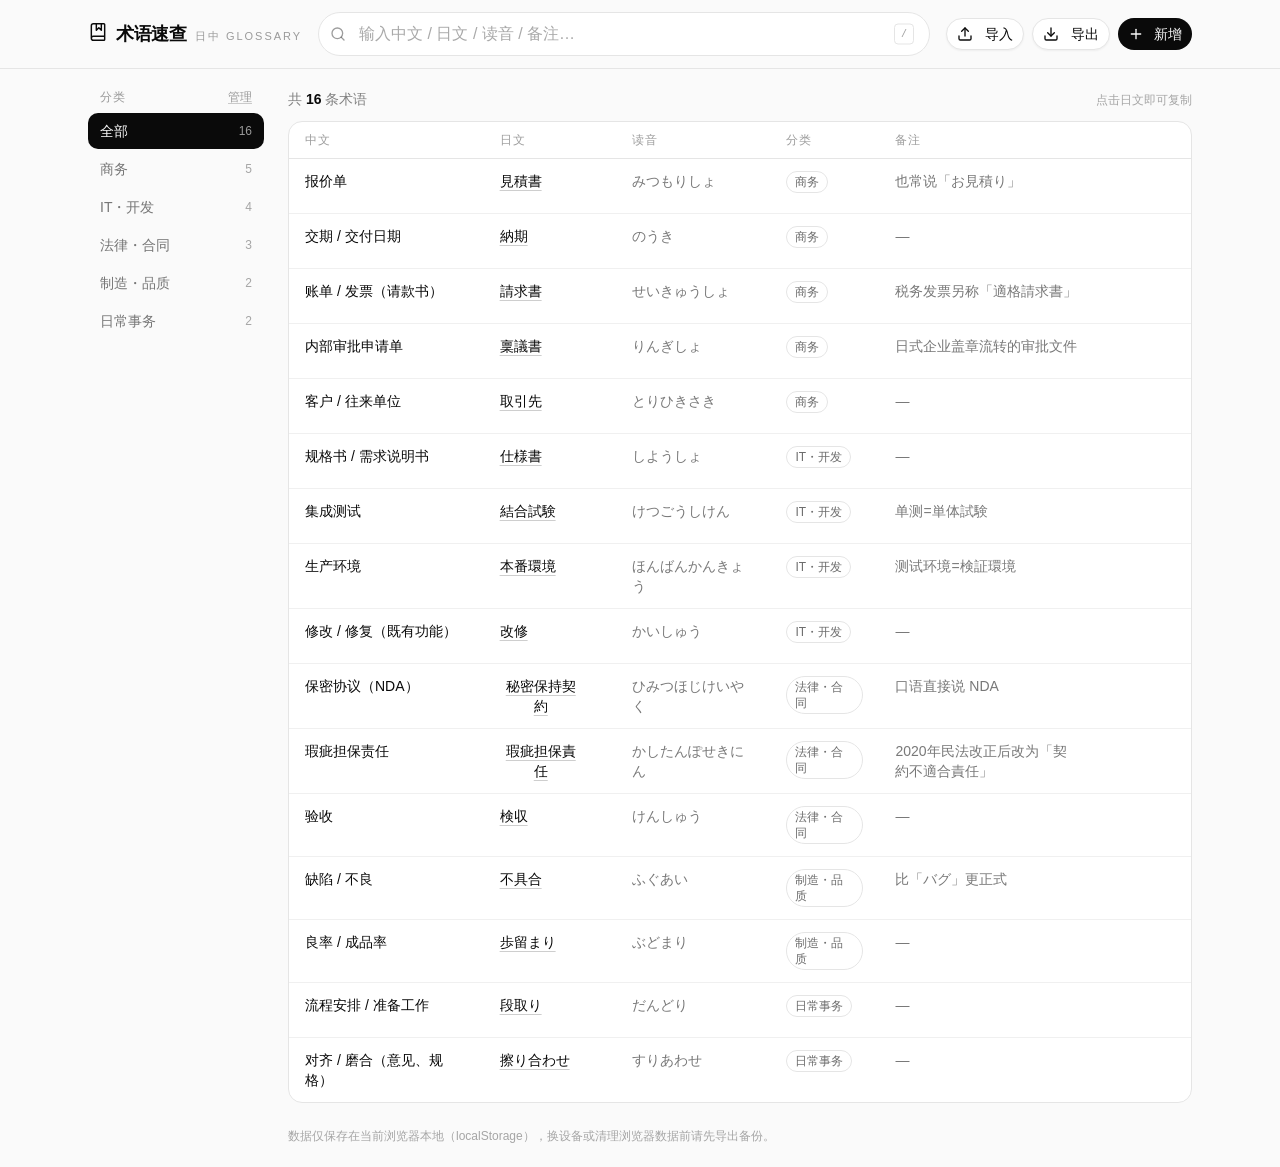
<file: index.html>
<!doctype html>
<html lang="zh-CN">
  <head>
    <meta charset="UTF-8" />
    <meta name="viewport" content="width=device-width, initial-scale=1.0" />
    <meta name="theme-color" content="#fafafa" />
    <meta name="description" content="日语译员的专业术语速查与分类管理工具，数据存于本地，支持 CSV/JSON 导入导出" />
    <link rel="manifest" href="./manifest.webmanifest" />
    <link rel="icon" type="image/png" href="./icon-192.png" />
    <link rel="apple-touch-icon" href="./icon-192.png" />
    <title>日语术语速查</title>
    <script type="module" crossorigin src="./assets/index-CM17Cn44.js"></script>
    <link rel="stylesheet" crossorigin href="./assets/index-Jx8ButP1.css">
  </head>
  <body>
    <div id="root"></div>
  </body>
</html>
</file>
<file: assets/index-Jx8ButP1.css>
*,:before,:after{--tw-border-spacing-x: 0;--tw-border-spacing-y: 0;--tw-translate-x: 0;--tw-translate-y: 0;--tw-rotate: 0;--tw-skew-x: 0;--tw-skew-y: 0;--tw-scale-x: 1;--tw-scale-y: 1;--tw-pan-x: ;--tw-pan-y: ;--tw-pinch-zoom: ;--tw-scroll-snap-strictness: proximity;--tw-gradient-from-position: ;--tw-gradient-via-position: ;--tw-gradient-to-position: ;--tw-ordinal: ;--tw-slashed-zero: ;--tw-numeric-figure: ;--tw-numeric-spacing: ;--tw-numeric-fraction: ;--tw-ring-inset: ;--tw-ring-offset-width: 0px;--tw-ring-offset-color: #fff;--tw-ring-color: rgb(59 130 246 / .5);--tw-ring-offset-shadow: 0 0 #0000;--tw-ring-shadow: 0 0 #0000;--tw-shadow: 0 0 #0000;--tw-shadow-colored: 0 0 #0000;--tw-blur: ;--tw-brightness: ;--tw-contrast: ;--tw-grayscale: ;--tw-hue-rotate: ;--tw-invert: ;--tw-saturate: ;--tw-sepia: ;--tw-drop-shadow: ;--tw-backdrop-blur: ;--tw-backdrop-brightness: ;--tw-backdrop-contrast: ;--tw-backdrop-grayscale: ;--tw-backdrop-hue-rotate: ;--tw-backdrop-invert: ;--tw-backdrop-opacity: ;--tw-backdrop-saturate: ;--tw-backdrop-sepia: ;--tw-contain-size: ;--tw-contain-layout: ;--tw-contain-paint: ;--tw-contain-style: }::backdrop{--tw-border-spacing-x: 0;--tw-border-spacing-y: 0;--tw-translate-x: 0;--tw-translate-y: 0;--tw-rotate: 0;--tw-skew-x: 0;--tw-skew-y: 0;--tw-scale-x: 1;--tw-scale-y: 1;--tw-pan-x: ;--tw-pan-y: ;--tw-pinch-zoom: ;--tw-scroll-snap-strictness: proximity;--tw-gradient-from-position: ;--tw-gradient-via-position: ;--tw-gradient-to-position: ;--tw-ordinal: ;--tw-slashed-zero: ;--tw-numeric-figure: ;--tw-numeric-spacing: ;--tw-numeric-fraction: ;--tw-ring-inset: ;--tw-ring-offset-width: 0px;--tw-ring-offset-color: #fff;--tw-ring-color: rgb(59 130 246 / .5);--tw-ring-offset-shadow: 0 0 #0000;--tw-ring-shadow: 0 0 #0000;--tw-shadow: 0 0 #0000;--tw-shadow-colored: 0 0 #0000;--tw-blur: ;--tw-brightness: ;--tw-contrast: ;--tw-grayscale: ;--tw-hue-rotate: ;--tw-invert: ;--tw-saturate: ;--tw-sepia: ;--tw-drop-shadow: ;--tw-backdrop-blur: ;--tw-backdrop-brightness: ;--tw-backdrop-contrast: ;--tw-backdrop-grayscale: ;--tw-backdrop-hue-rotate: ;--tw-backdrop-invert: ;--tw-backdrop-opacity: ;--tw-backdrop-saturate: ;--tw-backdrop-sepia: ;--tw-contain-size: ;--tw-contain-layout: ;--tw-contain-paint: ;--tw-contain-style: }*,:before,:after{box-sizing:border-box;border-width:0;border-style:solid;border-color:#e5e7eb}:before,:after{--tw-content: ""}html,:host{line-height:1.5;-webkit-text-size-adjust:100%;-moz-tab-size:4;-o-tab-size:4;tab-size:4;font-family:ui-sans-serif,system-ui,sans-serif,"Apple Color Emoji","Segoe UI Emoji",Segoe UI Symbol,"Noto Color Emoji";font-feature-settings:normal;font-variation-settings:normal;-webkit-tap-highlight-color:transparent}body{margin:0;line-height:inherit}hr{height:0;color:inherit;border-top-width:1px}abbr:where([title]){-webkit-text-decoration:underline dotted;text-decoration:underline dotted}h1,h2,h3,h4,h5,h6{font-size:inherit;font-weight:inherit}a{color:inherit;text-decoration:inherit}b,strong{font-weight:bolder}code,kbd,samp,pre{font-family:ui-monospace,SFMono-Regular,Menlo,Monaco,Consolas,Liberation Mono,Courier New,monospace;font-feature-settings:normal;font-variation-settings:normal;font-size:1em}small{font-size:80%}sub,sup{font-size:75%;line-height:0;position:relative;vertical-align:baseline}sub{bottom:-.25em}sup{top:-.5em}table{text-indent:0;border-color:inherit;border-collapse:collapse}button,input,optgroup,select,textarea{font-family:inherit;font-feature-settings:inherit;font-variation-settings:inherit;font-size:100%;font-weight:inherit;line-height:inherit;letter-spacing:inherit;color:inherit;margin:0;padding:0}button,select{text-transform:none}button,input:where([type=button]),input:where([type=reset]),input:where([type=submit]){-webkit-appearance:button;background-color:transparent;background-image:none}:-moz-focusring{outline:auto}:-moz-ui-invalid{box-shadow:none}progress{vertical-align:baseline}::-webkit-inner-spin-button,::-webkit-outer-spin-button{height:auto}[type=search]{-webkit-appearance:textfield;outline-offset:-2px}::-webkit-search-decoration{-webkit-appearance:none}::-webkit-file-upload-button{-webkit-appearance:button;font:inherit}summary{display:list-item}blockquote,dl,dd,h1,h2,h3,h4,h5,h6,hr,figure,p,pre{margin:0}fieldset{margin:0;padding:0}legend{padding:0}ol,ul,menu{list-style:none;margin:0;padding:0}dialog{padding:0}textarea{resize:vertical}input::-moz-placeholder,textarea::-moz-placeholder{opacity:1;color:#9ca3af}input::placeholder,textarea::placeholder{opacity:1;color:#9ca3af}button,[role=button]{cursor:pointer}:disabled{cursor:default}img,svg,video,canvas,audio,iframe,embed,object{display:block;vertical-align:middle}img,video{max-width:100%;height:auto}[hidden]:where(:not([hidden=until-found])){display:none}:root{--background: 0 0% 100%;--foreground: 240 10% 3.9%;--card: 0 0% 100%;--card-foreground: 240 10% 3.9%;--popover: 0 0% 100%;--popover-foreground: 240 10% 3.9%;--primary: 240 5.9% 10%;--primary-foreground: 0 0% 98%;--secondary: 240 4.8% 95.9%;--secondary-foreground: 240 5.9% 10%;--muted: 240 4.8% 95.9%;--muted-foreground: 240 3.8% 46.1%;--accent: 240 4.8% 95.9%;--accent-foreground: 240 5.9% 10%;--destructive: 0 84.2% 60.2%;--destructive-foreground: 0 0% 98%;--border: 240 5.9% 90%;--input: 240 5.9% 90%;--ring: 240 5.9% 10%;--radius: .625rem;--sidebar-background: 0 0% 98%;--sidebar-foreground: 240 5.3% 26.1%;--sidebar-primary: 240 5.9% 10%;--sidebar-primary-foreground: 0 0% 98%;--sidebar-accent: 240 4.8% 95.9%;--sidebar-accent-foreground: 240 5.9% 10%;--sidebar-border: 220 13% 91%;--sidebar-ring: 217.2 91.2% 59.8%}.dark{--background: 240 10% 3.9%;--foreground: 0 0% 98%;--card: 240 10% 3.9%;--card-foreground: 0 0% 98%;--popover: 240 10% 3.9%;--popover-foreground: 0 0% 98%;--primary: 0 0% 98%;--primary-foreground: 240 5.9% 10%;--secondary: 240 3.7% 15.9%;--secondary-foreground: 0 0% 98%;--muted: 240 3.7% 15.9%;--muted-foreground: 240 5% 64.9%;--accent: 240 3.7% 15.9%;--accent-foreground: 0 0% 98%;--destructive: 0 62.8% 30.6%;--destructive-foreground: 0 0% 98%;--border: 240 3.7% 15.9%;--input: 240 3.7% 15.9%;--ring: 240 4.9% 83.9%;--sidebar-background: 240 5.9% 10%;--sidebar-foreground: 240 4.8% 95.9%;--sidebar-primary: 224.3 76.3% 48%;--sidebar-primary-foreground: 0 0% 100%;--sidebar-accent: 240 3.7% 15.9%;--sidebar-accent-foreground: 240 4.8% 95.9%;--sidebar-border: 240 3.7% 15.9%;--sidebar-ring: 217.2 91.2% 59.8%}*{border-color:hsl(var(--border))}body{background-color:hsl(var(--background));color:hsl(var(--foreground));font-family:ui-sans-serif,-apple-system,Segoe UI,Helvetica Neue,Arial,PingFang SC,Hiragino Sans GB,Microsoft YaHei,Noto Sans CJK SC,Noto Sans JP,Hiragino Kaku Gothic ProN,Yu Gothic,sans-serif;background-color:#fafafa}::-moz-selection{background:#0a0a0a;color:#fafafa}::selection{background:#0a0a0a;color:#fafafa}.sr-only{position:absolute;width:1px;height:1px;padding:0;margin:-1px;overflow:hidden;clip:rect(0,0,0,0);white-space:nowrap;border-width:0}.pointer-events-none{pointer-events:none}.visible{visibility:visible}.invisible{visibility:hidden}.fixed{position:fixed}.absolute{position:absolute}.relative{position:relative}.sticky{position:sticky}.inset-0{inset:0}.inset-x-0{left:0;right:0}.inset-y-0{top:0;bottom:0}.-bottom-12{bottom:-3rem}.-left-12{left:-3rem}.-right-12{right:-3rem}.-top-12{top:-3rem}.bottom-0{bottom:0}.left-0{left:0}.left-1\/2{left:50%}.left-2{left:.5rem}.left-3{left:.75rem}.left-\[50\%\]{left:50%}.right-0{right:0}.right-1{right:.25rem}.right-2{right:.5rem}.right-3{right:.75rem}.right-4{right:1rem}.top-0{top:0}.top-1\.5{top:.375rem}.top-1\/2{top:50%}.top-3\.5{top:.875rem}.top-4{top:1rem}.top-\[1px\]{top:1px}.top-\[50\%\]{top:50%}.top-\[60\%\]{top:60%}.top-\[76px\]{top:76px}.top-full{top:100%}.isolate{isolation:isolate}.z-10{z-index:10}.z-20{z-index:20}.z-50{z-index:50}.z-\[1\]{z-index:1}.order-first{order:-9999}.order-last{order:9999}.col-start-2{grid-column-start:2}.row-span-2{grid-row:span 2 / span 2}.row-start-1{grid-row-start:1}.\!m-0{margin:0!important}.-mx-1{margin-left:-.25rem;margin-right:-.25rem}.-my-2{margin-top:-.5rem;margin-bottom:-.5rem}.mx-2{margin-left:.5rem;margin-right:.5rem}.mx-3\.5{margin-left:.875rem;margin-right:.875rem}.mx-auto{margin-left:auto;margin-right:auto}.my-0{margin-top:0;margin-bottom:0}.my-0\.5{margin-top:.125rem;margin-bottom:.125rem}.my-1{margin-top:.25rem;margin-bottom:.25rem}.-ml-4{margin-left:-1rem}.-mt-4{margin-top:-1rem}.mb-1{margin-bottom:.25rem}.mb-2{margin-bottom:.5rem}.mb-3{margin-bottom:.75rem}.mb-4{margin-bottom:1rem}.ml-1{margin-left:.25rem}.ml-4{margin-left:1rem}.ml-auto{margin-left:auto}.mr-1{margin-right:.25rem}.mr-1\.5{margin-right:.375rem}.mt-0\.5{margin-top:.125rem}.mt-1{margin-top:.25rem}.mt-1\.5{margin-top:.375rem}.mt-2{margin-top:.5rem}.mt-3{margin-top:.75rem}.mt-4{margin-top:1rem}.mt-5{margin-top:1.25rem}.mt-6{margin-top:1.5rem}.mt-auto{margin-top:auto}.line-clamp-1{overflow:hidden;display:-webkit-box;-webkit-box-orient:vertical;-webkit-line-clamp:1}.line-clamp-2{overflow:hidden;display:-webkit-box;-webkit-box-orient:vertical;-webkit-line-clamp:2}.block{display:block}.inline-block{display:inline-block}.flex{display:flex}.inline-flex{display:inline-flex}.table{display:table}.table-caption{display:table-caption}.table-cell{display:table-cell}.table-row{display:table-row}.grid{display:grid}.hidden{display:none}.aspect-square{aspect-ratio:1 / 1}.aspect-video{aspect-ratio:16 / 9}.size-10{width:2.5rem;height:2.5rem}.size-2{width:.5rem;height:.5rem}.size-2\.5{width:.625rem;height:.625rem}.size-3{width:.75rem;height:.75rem}.size-3\.5{width:.875rem;height:.875rem}.size-4{width:1rem;height:1rem}.size-6{width:1.5rem;height:1.5rem}.size-7{width:1.75rem;height:1.75rem}.size-8{width:2rem;height:2rem}.size-9{width:2.25rem;height:2.25rem}.size-auto{width:auto;height:auto}.size-full{width:100%;height:100%}.h-1\.5{height:.375rem}.h-10{height:2.5rem}.h-11{height:2.75rem}.h-12{height:3rem}.h-2{height:.5rem}.h-2\.5{height:.625rem}.h-3{height:.75rem}.h-3\.5{height:.875rem}.h-4{height:1rem}.h-5{height:1.25rem}.h-6{height:1.5rem}.h-7{height:1.75rem}.h-8{height:2rem}.h-9{height:2.25rem}.h-\[1\.15rem\]{height:1.15rem}.h-\[calc\(100\%-1px\)\]{height:calc(100% - 1px)}.h-\[var\(--radix-navigation-menu-viewport-height\)\]{height:var(--radix-navigation-menu-viewport-height)}.h-\[var\(--radix-select-trigger-height\)\]{height:var(--radix-select-trigger-height)}.h-auto{height:auto}.h-full{height:100%}.h-px{height:1px}.h-svh{height:100svh}.max-h-\[300px\]{max-height:300px}.min-h-0{min-height:0px}.min-h-16{min-height:4rem}.min-h-4{min-height:1rem}.min-h-dvh{min-height:100dvh}.min-h-svh{min-height:100svh}.w-0{width:0px}.w-1{width:.25rem}.w-2{width:.5rem}.w-2\.5{width:.625rem}.w-20{width:5rem}.w-3{width:.75rem}.w-3\.5{width:.875rem}.w-3\/4{width:75%}.w-4{width:1rem}.w-44{width:11rem}.w-5{width:1.25rem}.w-64{width:16rem}.w-72{width:18rem}.w-8{width:2rem}.w-9{width:2.25rem}.w-\[100px\]{width:100px}.w-auto{width:auto}.w-fit{width:-moz-fit-content;width:fit-content}.w-full{width:100%}.w-max{width:-moz-max-content;width:max-content}.w-px{width:1px}.min-w-0{min-width:0px}.min-w-10{min-width:2.5rem}.min-w-5{min-width:1.25rem}.min-w-8{min-width:2rem}.min-w-9{min-width:2.25rem}.min-w-\[12rem\]{min-width:12rem}.min-w-\[8rem\]{min-width:8rem}.min-w-\[var\(--radix-select-trigger-width\)\]{min-width:var(--radix-select-trigger-width)}.max-w-6xl{max-width:72rem}.max-w-\[220px\]{max-width:220px}.max-w-\[calc\(100\%-2rem\)\]{max-width:calc(100% - 2rem)}.max-w-max{max-width:-moz-max-content;max-width:max-content}.max-w-sm{max-width:24rem}.flex-1{flex:1 1 0%}.shrink-0{flex-shrink:0}.grow{flex-grow:1}.grow-0{flex-grow:0}.basis-full{flex-basis:100%}.caption-bottom{caption-side:bottom}.border-collapse{border-collapse:collapse}.-translate-x-1\/2{--tw-translate-x: -50%;transform:translate(var(--tw-translate-x),var(--tw-translate-y)) rotate(var(--tw-rotate)) skew(var(--tw-skew-x)) skewY(var(--tw-skew-y)) scaleX(var(--tw-scale-x)) scaleY(var(--tw-scale-y))}.-translate-x-px{--tw-translate-x: -1px;transform:translate(var(--tw-translate-x),var(--tw-translate-y)) rotate(var(--tw-rotate)) skew(var(--tw-skew-x)) skewY(var(--tw-skew-y)) scaleX(var(--tw-scale-x)) scaleY(var(--tw-scale-y))}.-translate-y-1\/2{--tw-translate-y: -50%;transform:translate(var(--tw-translate-x),var(--tw-translate-y)) rotate(var(--tw-rotate)) skew(var(--tw-skew-x)) skewY(var(--tw-skew-y)) scaleX(var(--tw-scale-x)) scaleY(var(--tw-scale-y))}.translate-x-\[-50\%\]{--tw-translate-x: -50%;transform:translate(var(--tw-translate-x),var(--tw-translate-y)) rotate(var(--tw-rotate)) skew(var(--tw-skew-x)) skewY(var(--tw-skew-y)) scaleX(var(--tw-scale-x)) scaleY(var(--tw-scale-y))}.translate-x-px{--tw-translate-x: 1px;transform:translate(var(--tw-translate-x),var(--tw-translate-y)) rotate(var(--tw-rotate)) skew(var(--tw-skew-x)) skewY(var(--tw-skew-y)) scaleX(var(--tw-scale-x)) scaleY(var(--tw-scale-y))}.translate-y-0\.5{--tw-translate-y: .125rem;transform:translate(var(--tw-translate-x),var(--tw-translate-y)) rotate(var(--tw-rotate)) skew(var(--tw-skew-x)) skewY(var(--tw-skew-y)) scaleX(var(--tw-scale-x)) scaleY(var(--tw-scale-y))}.translate-y-\[-50\%\]{--tw-translate-y: -50%;transform:translate(var(--tw-translate-x),var(--tw-translate-y)) rotate(var(--tw-rotate)) skew(var(--tw-skew-x)) skewY(var(--tw-skew-y)) scaleX(var(--tw-scale-x)) scaleY(var(--tw-scale-y))}.translate-y-\[calc\(-50\%_-_2px\)\]{--tw-translate-y: calc(-50% - 2px) ;transform:translate(var(--tw-translate-x),var(--tw-translate-y)) rotate(var(--tw-rotate)) skew(var(--tw-skew-x)) skewY(var(--tw-skew-y)) scaleX(var(--tw-scale-x)) scaleY(var(--tw-scale-y))}.rotate-45{--tw-rotate: 45deg;transform:translate(var(--tw-translate-x),var(--tw-translate-y)) rotate(var(--tw-rotate)) skew(var(--tw-skew-x)) skewY(var(--tw-skew-y)) scaleX(var(--tw-scale-x)) scaleY(var(--tw-scale-y))}.rotate-90{--tw-rotate: 90deg;transform:translate(var(--tw-translate-x),var(--tw-translate-y)) rotate(var(--tw-rotate)) skew(var(--tw-skew-x)) skewY(var(--tw-skew-y)) scaleX(var(--tw-scale-x)) scaleY(var(--tw-scale-y))}.transform{transform:translate(var(--tw-translate-x),var(--tw-translate-y)) rotate(var(--tw-rotate)) skew(var(--tw-skew-x)) skewY(var(--tw-skew-y)) scaleX(var(--tw-scale-x)) scaleY(var(--tw-scale-y))}@keyframes caret-blink{0%,70%,to{opacity:1}20%,50%{opacity:0}}.animate-caret-blink{animation:caret-blink 1.25s ease-out infinite}@keyframes pulse{50%{opacity:.5}}.animate-pulse{animation:pulse 2s cubic-bezier(.4,0,.6,1) infinite}@keyframes spin{to{transform:rotate(360deg)}}.animate-spin{animation:spin 1s linear infinite}.cursor-copy{cursor:copy}.cursor-default{cursor:default}.cursor-text{cursor:text}.touch-none{touch-action:none}.select-none{-webkit-user-select:none;-moz-user-select:none;user-select:none}.resize-none{resize:none}.scroll-my-1{scroll-margin-top:.25rem;scroll-margin-bottom:.25rem}.scroll-py-1{scroll-padding-top:.25rem;scroll-padding-bottom:.25rem}.list-disc{list-style-type:disc}.list-none{list-style-type:none}.auto-rows-min{grid-auto-rows:min-content}.grid-cols-2{grid-template-columns:repeat(2,minmax(0,1fr))}.grid-cols-\[0_1fr\]{grid-template-columns:0 1fr}.grid-rows-\[auto_auto\]{grid-template-rows:auto auto}.flex-row{flex-direction:row}.flex-col{flex-direction:column}.flex-col-reverse{flex-direction:column-reverse}.flex-wrap{flex-wrap:wrap}.place-content-center{place-content:center}.items-start{align-items:flex-start}.items-end{align-items:flex-end}.items-center{align-items:center}.items-baseline{align-items:baseline}.items-stretch{align-items:stretch}.justify-start{justify-content:flex-start}.justify-end{justify-content:flex-end}.justify-center{justify-content:center}.justify-between{justify-content:space-between}.justify-items-start{justify-items:start}.gap-0\.5{gap:.125rem}.gap-1{gap:.25rem}.gap-1\.5{gap:.375rem}.gap-2{gap:.5rem}.gap-2\.5{gap:.625rem}.gap-3{gap:.75rem}.gap-4{gap:1rem}.gap-6{gap:1.5rem}.gap-7{gap:1.75rem}.gap-\[--spacing\(var\(--gap\)\)\]{gap:var(--spacing(var(--gap)))}.gap-y-0\.5{row-gap:.125rem}.space-y-0\.5>:not([hidden])~:not([hidden]){--tw-space-y-reverse: 0;margin-top:calc(.125rem * calc(1 - var(--tw-space-y-reverse)));margin-bottom:calc(.125rem * var(--tw-space-y-reverse))}.space-y-2>:not([hidden])~:not([hidden]){--tw-space-y-reverse: 0;margin-top:calc(.5rem * calc(1 - var(--tw-space-y-reverse)));margin-bottom:calc(.5rem * var(--tw-space-y-reverse))}.space-y-3>:not([hidden])~:not([hidden]){--tw-space-y-reverse: 0;margin-top:calc(.75rem * calc(1 - var(--tw-space-y-reverse)));margin-bottom:calc(.75rem * var(--tw-space-y-reverse))}.self-start{align-self:flex-start}.self-stretch{align-self:stretch}.justify-self-end{justify-self:end}.overflow-auto{overflow:auto}.overflow-hidden{overflow:hidden}.overflow-x-auto{overflow-x:auto}.overflow-y-auto{overflow-y:auto}.overflow-x-hidden{overflow-x:hidden}.truncate{overflow:hidden;text-overflow:ellipsis;white-space:nowrap}.whitespace-nowrap{white-space:nowrap}.text-balance{text-wrap:balance}.break-words{overflow-wrap:break-word}.rounded{border-radius:.25rem}.rounded-\[2px\]{border-radius:2px}.rounded-\[4px\]{border-radius:4px}.rounded-\[calc\(var\(--radius\)-5px\)\]{border-radius:calc(var(--radius) - 5px)}.rounded-\[inherit\]{border-radius:inherit}.rounded-full{border-radius:9999px}.rounded-lg{border-radius:var(--radius)}.rounded-md{border-radius:calc(var(--radius) - 2px)}.rounded-none{border-radius:0}.rounded-sm{border-radius:calc(var(--radius) - 4px)}.rounded-xl{border-radius:calc(var(--radius) + 4px)}.rounded-xs{border-radius:calc(var(--radius) - 6px)}.rounded-l-md{border-top-left-radius:calc(var(--radius) - 2px);border-bottom-left-radius:calc(var(--radius) - 2px)}.rounded-r-md{border-top-right-radius:calc(var(--radius) - 2px);border-bottom-right-radius:calc(var(--radius) - 2px)}.rounded-tl-sm{border-top-left-radius:calc(var(--radius) - 4px)}.border{border-width:1px}.border-0{border-width:0px}.border-\[1\.5px\]{border-width:1.5px}.border-y{border-top-width:1px;border-bottom-width:1px}.border-b{border-bottom-width:1px}.border-l{border-left-width:1px}.border-r{border-right-width:1px}.border-t{border-top-width:1px}.border-dashed{border-style:dashed}.border-\[\#0a0a0a\]{--tw-border-opacity: 1;border-color:rgb(10 10 10 / var(--tw-border-opacity, 1))}.border-\[\#d4d4d4\]{--tw-border-opacity: 1;border-color:rgb(212 212 212 / var(--tw-border-opacity, 1))}.border-\[\#e5e5e5\]{--tw-border-opacity: 1;border-color:rgb(229 229 229 / var(--tw-border-opacity, 1))}.border-\[\#f0f0f0\]{--tw-border-opacity: 1;border-color:rgb(240 240 240 / var(--tw-border-opacity, 1))}.border-border{border-color:hsl(var(--border))}.border-border\/50{border-color:hsl(var(--border) / .5)}.border-input{border-color:hsl(var(--input))}.border-primary{border-color:hsl(var(--primary))}.border-sidebar-border{border-color:hsl(var(--sidebar-border))}.border-transparent{border-color:transparent}.border-l-transparent{border-left-color:transparent}.border-t-transparent{border-top-color:transparent}.bg-\[\#0a0a0a\]{--tw-bg-opacity: 1;background-color:rgb(10 10 10 / var(--tw-bg-opacity, 1))}.bg-\[\#fafafa\]{--tw-bg-opacity: 1;background-color:rgb(250 250 250 / var(--tw-bg-opacity, 1))}.bg-\[\#fafafa\]\/95{background-color:#fafafaf2}.bg-accent{background-color:hsl(var(--accent))}.bg-background{background-color:hsl(var(--background))}.bg-black\/50{background-color:#00000080}.bg-border{background-color:hsl(var(--border))}.bg-card{background-color:hsl(var(--card))}.bg-destructive{--tw-bg-opacity: 1;background-color:hsl(var(--destructive) / var(--tw-bg-opacity, 1))}.bg-foreground{background-color:hsl(var(--foreground))}.bg-input{background-color:hsl(var(--input))}.bg-muted{background-color:hsl(var(--muted))}.bg-muted\/50{background-color:hsl(var(--muted) / .5)}.bg-popover{background-color:hsl(var(--popover))}.bg-primary{background-color:hsl(var(--primary))}.bg-primary\/20{background-color:hsl(var(--primary) / .2)}.bg-red-600{--tw-bg-opacity: 1;background-color:rgb(220 38 38 / var(--tw-bg-opacity, 1))}.bg-secondary{background-color:hsl(var(--secondary))}.bg-sidebar{background-color:hsl(var(--sidebar-background))}.bg-sidebar-border{background-color:hsl(var(--sidebar-border))}.bg-transparent{background-color:transparent}.bg-white{--tw-bg-opacity: 1;background-color:rgb(255 255 255 / var(--tw-bg-opacity, 1))}.fill-current{fill:currentColor}.fill-foreground{fill:hsl(var(--foreground))}.fill-primary{fill:hsl(var(--primary))}.p-0{padding:0}.p-1{padding:.25rem}.p-2{padding:.5rem}.p-3{padding:.75rem}.p-4{padding:1rem}.p-6{padding:1.5rem}.p-\[3px\]{padding:3px}.p-px{padding:1px}.px-1{padding-left:.25rem;padding-right:.25rem}.px-1\.5{padding-left:.375rem;padding-right:.375rem}.px-2{padding-left:.5rem;padding-right:.5rem}.px-2\.5{padding-left:.625rem;padding-right:.625rem}.px-3{padding-left:.75rem;padding-right:.75rem}.px-4{padding-left:1rem;padding-right:1rem}.px-6{padding-left:1.5rem;padding-right:1.5rem}.py-0\.5{padding-top:.125rem;padding-bottom:.125rem}.py-1{padding-top:.25rem;padding-bottom:.25rem}.py-1\.5{padding-top:.375rem;padding-bottom:.375rem}.py-16{padding-top:4rem;padding-bottom:4rem}.py-2{padding-top:.5rem;padding-bottom:.5rem}.py-2\.5{padding-top:.625rem;padding-bottom:.625rem}.py-3{padding-top:.75rem;padding-bottom:.75rem}.py-4{padding-top:1rem;padding-bottom:1rem}.py-5{padding-top:1.25rem;padding-bottom:1.25rem}.py-6{padding-top:1.5rem;padding-bottom:1.5rem}.pb-1{padding-bottom:.25rem}.pb-3{padding-bottom:.75rem}.pb-4{padding-bottom:1rem}.pl-1{padding-left:.25rem}.pl-10{padding-left:2.5rem}.pl-2{padding-left:.5rem}.pl-3{padding-left:.75rem}.pl-4{padding-left:1rem}.pl-8{padding-left:2rem}.pr-1{padding-right:.25rem}.pr-16{padding-right:4rem}.pr-2{padding-right:.5rem}.pr-2\.5{padding-right:.625rem}.pr-3{padding-right:.75rem}.pr-8{padding-right:2rem}.pt-0{padding-top:0}.pt-3{padding-top:.75rem}.pt-4{padding-top:1rem}.text-left{text-align:left}.text-center{text-align:center}.align-top{vertical-align:top}.align-middle{vertical-align:middle}.font-mono{font-family:ui-monospace,SFMono-Regular,Menlo,Monaco,Consolas,Liberation Mono,Courier New,monospace}.font-sans{font-family:ui-sans-serif,system-ui,sans-serif,"Apple Color Emoji","Segoe UI Emoji",Segoe UI Symbol,"Noto Color Emoji"}.text-\[0\.8rem\]{font-size:.8rem}.text-\[10px\]{font-size:10px}.text-\[11px\]{font-size:11px}.text-base{font-size:1rem;line-height:1.5rem}.text-lg{font-size:1.125rem;line-height:1.75rem}.text-sm{font-size:.875rem;line-height:1.25rem}.text-sm\/relaxed{font-size:.875rem;line-height:1.625}.text-xs{font-size:.75rem;line-height:1rem}.font-medium{font-weight:500}.font-normal{font-weight:400}.font-semibold{font-weight:600}.uppercase{text-transform:uppercase}.tabular-nums{--tw-numeric-spacing: tabular-nums;font-variant-numeric:var(--tw-ordinal) var(--tw-slashed-zero) var(--tw-numeric-figure) var(--tw-numeric-spacing) var(--tw-numeric-fraction)}.leading-none{line-height:1}.leading-normal{line-height:1.5}.leading-relaxed{line-height:1.625}.leading-snug{line-height:1.375}.tracking-\[-0\.015em\]{letter-spacing:-.015em}.tracking-\[0\.08em\]{letter-spacing:.08em}.tracking-\[0\.12em\]{letter-spacing:.12em}.tracking-\[0\.18em\]{letter-spacing:.18em}.tracking-tight{letter-spacing:-.025em}.tracking-widest{letter-spacing:.1em}.text-\[\#0a0a0a\]{--tw-text-opacity: 1;color:rgb(10 10 10 / var(--tw-text-opacity, 1))}.text-\[\#0a0a0a\]\/0{color:#0a0a0a00}.text-\[\#0a0a0a\]\/25{color:#0a0a0a40}.text-\[\#0a0a0a\]\/35{color:#0a0a0a59}.text-\[\#0a0a0a\]\/40{color:#0a0a0a66}.text-\[\#0a0a0a\]\/50{color:#0a0a0a80}.text-\[\#0a0a0a\]\/55{color:#0a0a0a8c}.text-\[\#0a0a0a\]\/60{color:#0a0a0a99}.text-\[\#fafafa\]{--tw-text-opacity: 1;color:rgb(250 250 250 / var(--tw-text-opacity, 1))}.text-\[\#fafafa\]\/60{color:#fafafa99}.text-accent-foreground{color:hsl(var(--accent-foreground))}.text-background{color:hsl(var(--background))}.text-card-foreground{color:hsl(var(--card-foreground))}.text-current{color:currentColor}.text-destructive{--tw-text-opacity: 1;color:hsl(var(--destructive) / var(--tw-text-opacity, 1))}.text-foreground{color:hsl(var(--foreground))}.text-muted-foreground{color:hsl(var(--muted-foreground))}.text-popover-foreground{color:hsl(var(--popover-foreground))}.text-primary{color:hsl(var(--primary))}.text-primary-foreground{color:hsl(var(--primary-foreground))}.text-red-600{--tw-text-opacity: 1;color:rgb(220 38 38 / var(--tw-text-opacity, 1))}.text-secondary-foreground{color:hsl(var(--secondary-foreground))}.text-sidebar-foreground{color:hsl(var(--sidebar-foreground))}.text-sidebar-foreground\/70{color:hsl(var(--sidebar-foreground) / .7)}.text-white{--tw-text-opacity: 1;color:rgb(255 255 255 / var(--tw-text-opacity, 1))}.underline{text-decoration-line:underline}.decoration-\[\#0a0a0a\]\/20{text-decoration-color:#0a0a0a33}.underline-offset-2{text-underline-offset:2px}.underline-offset-4{text-underline-offset:4px}.antialiased{-webkit-font-smoothing:antialiased;-moz-osx-font-smoothing:grayscale}.opacity-0{opacity:0}.opacity-50{opacity:.5}.opacity-70{opacity:.7}.shadow{--tw-shadow: 0 1px 3px 0 rgb(0 0 0 / .1), 0 1px 2px -1px rgb(0 0 0 / .1);--tw-shadow-colored: 0 1px 3px 0 var(--tw-shadow-color), 0 1px 2px -1px var(--tw-shadow-color);box-shadow:var(--tw-ring-offset-shadow, 0 0 #0000),var(--tw-ring-shadow, 0 0 #0000),var(--tw-shadow)}.shadow-\[0_0_0_1px_hsl\(var\(--sidebar-border\)\)\]{--tw-shadow: 0 0 0 1px hsl(var(--sidebar-border));--tw-shadow-colored: 0 0 0 1px var(--tw-shadow-color);box-shadow:var(--tw-ring-offset-shadow, 0 0 #0000),var(--tw-ring-shadow, 0 0 #0000),var(--tw-shadow)}.shadow-lg{--tw-shadow: 0 10px 15px -3px rgb(0 0 0 / .1), 0 4px 6px -4px rgb(0 0 0 / .1);--tw-shadow-colored: 0 10px 15px -3px var(--tw-shadow-color), 0 4px 6px -4px var(--tw-shadow-color);box-shadow:var(--tw-ring-offset-shadow, 0 0 #0000),var(--tw-ring-shadow, 0 0 #0000),var(--tw-shadow)}.shadow-md{--tw-shadow: 0 4px 6px -1px rgb(0 0 0 / .1), 0 2px 4px -2px rgb(0 0 0 / .1);--tw-shadow-colored: 0 4px 6px -1px var(--tw-shadow-color), 0 2px 4px -2px var(--tw-shadow-color);box-shadow:var(--tw-ring-offset-shadow, 0 0 #0000),var(--tw-ring-shadow, 0 0 #0000),var(--tw-shadow)}.shadow-none{--tw-shadow: 0 0 #0000;--tw-shadow-colored: 0 0 #0000;box-shadow:var(--tw-ring-offset-shadow, 0 0 #0000),var(--tw-ring-shadow, 0 0 #0000),var(--tw-shadow)}.shadow-sm{--tw-shadow: 0 1px 2px 0 rgb(0 0 0 / .05);--tw-shadow-colored: 0 1px 2px 0 var(--tw-shadow-color);box-shadow:var(--tw-ring-offset-shadow, 0 0 #0000),var(--tw-ring-shadow, 0 0 #0000),var(--tw-shadow)}.shadow-xl{--tw-shadow: 0 20px 25px -5px rgb(0 0 0 / .1), 0 8px 10px -6px rgb(0 0 0 / .1);--tw-shadow-colored: 0 20px 25px -5px var(--tw-shadow-color), 0 8px 10px -6px var(--tw-shadow-color);box-shadow:var(--tw-ring-offset-shadow, 0 0 #0000),var(--tw-ring-shadow, 0 0 #0000),var(--tw-shadow)}.shadow-xs{--tw-shadow: 0 1px 2px 0 rgb(0 0 0 / .05);--tw-shadow-colored: 0 1px 2px 0 var(--tw-shadow-color);box-shadow:var(--tw-ring-offset-shadow, 0 0 #0000),var(--tw-ring-shadow, 0 0 #0000),var(--tw-shadow)}.outline-none{outline:2px solid transparent;outline-offset:2px}.outline{outline-style:solid}.ring-0{--tw-ring-offset-shadow: var(--tw-ring-inset) 0 0 0 var(--tw-ring-offset-width) var(--tw-ring-offset-color);--tw-ring-shadow: var(--tw-ring-inset) 0 0 0 calc(0px + var(--tw-ring-offset-width)) var(--tw-ring-color);box-shadow:var(--tw-ring-offset-shadow),var(--tw-ring-shadow),var(--tw-shadow, 0 0 #0000)}.ring-ring\/50{--tw-ring-color: hsl(var(--ring) / .5)}.ring-sidebar-ring{--tw-ring-color: hsl(var(--sidebar-ring))}.ring-offset-background{--tw-ring-offset-color: hsl(var(--background))}.blur{--tw-blur: blur(8px);filter:var(--tw-blur) var(--tw-brightness) var(--tw-contrast) var(--tw-grayscale) var(--tw-hue-rotate) var(--tw-invert) var(--tw-saturate) var(--tw-sepia) var(--tw-drop-shadow)}.filter{filter:var(--tw-blur) var(--tw-brightness) var(--tw-contrast) var(--tw-grayscale) var(--tw-hue-rotate) var(--tw-invert) var(--tw-saturate) var(--tw-sepia) var(--tw-drop-shadow)}.backdrop-blur{--tw-backdrop-blur: blur(8px);-webkit-backdrop-filter:var(--tw-backdrop-blur) var(--tw-backdrop-brightness) var(--tw-backdrop-contrast) var(--tw-backdrop-grayscale) var(--tw-backdrop-hue-rotate) var(--tw-backdrop-invert) var(--tw-backdrop-opacity) var(--tw-backdrop-saturate) var(--tw-backdrop-sepia);backdrop-filter:var(--tw-backdrop-blur) var(--tw-backdrop-brightness) var(--tw-backdrop-contrast) var(--tw-backdrop-grayscale) var(--tw-backdrop-hue-rotate) var(--tw-backdrop-invert) var(--tw-backdrop-opacity) var(--tw-backdrop-saturate) var(--tw-backdrop-sepia)}.transition{transition-property:color,background-color,border-color,text-decoration-color,fill,stroke,opacity,box-shadow,transform,filter,backdrop-filter;transition-timing-function:cubic-bezier(.4,0,.2,1);transition-duration:.15s}.transition-\[color\,box-shadow\]{transition-property:color,box-shadow;transition-timing-function:cubic-bezier(.4,0,.2,1);transition-duration:.15s}.transition-\[left\,right\,width\]{transition-property:left,right,width;transition-timing-function:cubic-bezier(.4,0,.2,1);transition-duration:.15s}.transition-\[margin\,opacity\]{transition-property:margin,opacity;transition-timing-function:cubic-bezier(.4,0,.2,1);transition-duration:.15s}.transition-\[width\,height\,padding\]{transition-property:width,height,padding;transition-timing-function:cubic-bezier(.4,0,.2,1);transition-duration:.15s}.transition-\[width\]{transition-property:width;transition-timing-function:cubic-bezier(.4,0,.2,1);transition-duration:.15s}.transition-all{transition-property:all;transition-timing-function:cubic-bezier(.4,0,.2,1);transition-duration:.15s}.transition-colors{transition-property:color,background-color,border-color,text-decoration-color,fill,stroke;transition-timing-function:cubic-bezier(.4,0,.2,1);transition-duration:.15s}.transition-none{transition-property:none}.transition-opacity{transition-property:opacity;transition-timing-function:cubic-bezier(.4,0,.2,1);transition-duration:.15s}.transition-shadow{transition-property:box-shadow;transition-timing-function:cubic-bezier(.4,0,.2,1);transition-duration:.15s}.transition-transform{transition-property:transform;transition-timing-function:cubic-bezier(.4,0,.2,1);transition-duration:.15s}.duration-100{transition-duration:.1s}.duration-1000{transition-duration:1s}.duration-150{transition-duration:.15s}.duration-200{transition-duration:.2s}.duration-300{transition-duration:.3s}.ease-in-out{transition-timing-function:cubic-bezier(.4,0,.2,1)}.ease-linear{transition-timing-function:linear}@keyframes enter{0%{opacity:var(--tw-enter-opacity, 1);transform:translate3d(var(--tw-enter-translate-x, 0),var(--tw-enter-translate-y, 0),0) scale3d(var(--tw-enter-scale, 1),var(--tw-enter-scale, 1),var(--tw-enter-scale, 1)) rotate(var(--tw-enter-rotate, 0))}}@keyframes exit{to{opacity:var(--tw-exit-opacity, 1);transform:translate3d(var(--tw-exit-translate-x, 0),var(--tw-exit-translate-y, 0),0) scale3d(var(--tw-exit-scale, 1),var(--tw-exit-scale, 1),var(--tw-exit-scale, 1)) rotate(var(--tw-exit-rotate, 0))}}.animate-in{animation-name:enter;animation-duration:.15s;--tw-enter-opacity: initial;--tw-enter-scale: initial;--tw-enter-rotate: initial;--tw-enter-translate-x: initial;--tw-enter-translate-y: initial}.fade-in-0{--tw-enter-opacity: 0}.zoom-in-95{--tw-enter-scale: .95}.duration-100{animation-duration:.1s}.duration-1000{animation-duration:1s}.duration-150{animation-duration:.15s}.duration-200{animation-duration:.2s}.duration-300{animation-duration:.3s}.ease-in-out{animation-timing-function:cubic-bezier(.4,0,.2,1)}.ease-linear{animation-timing-function:linear}.\[--cell-size\:--spacing\(8\)\]{--cell-size: var(--spacing(8))}.selection\:bg-primary *::-moz-selection{background-color:hsl(var(--primary))}.selection\:bg-primary *::selection{background-color:hsl(var(--primary))}.selection\:text-primary-foreground *::-moz-selection{color:hsl(var(--primary-foreground))}.selection\:text-primary-foreground *::selection{color:hsl(var(--primary-foreground))}.selection\:bg-primary::-moz-selection{background-color:hsl(var(--primary))}.selection\:bg-primary::selection{background-color:hsl(var(--primary))}.selection\:text-primary-foreground::-moz-selection{color:hsl(var(--primary-foreground))}.selection\:text-primary-foreground::selection{color:hsl(var(--primary-foreground))}.file\:inline-flex::file-selector-button{display:inline-flex}.file\:h-7::file-selector-button{height:1.75rem}.file\:border-0::file-selector-button{border-width:0px}.file\:bg-transparent::file-selector-button{background-color:transparent}.file\:text-sm::file-selector-button{font-size:.875rem;line-height:1.25rem}.file\:font-medium::file-selector-button{font-weight:500}.file\:text-foreground::file-selector-button{color:hsl(var(--foreground))}.placeholder\:text-\[\#0a0a0a\]\/35::-moz-placeholder{color:#0a0a0a59}.placeholder\:text-\[\#0a0a0a\]\/35::placeholder{color:#0a0a0a59}.placeholder\:text-muted-foreground::-moz-placeholder{color:hsl(var(--muted-foreground))}.placeholder\:text-muted-foreground::placeholder{color:hsl(var(--muted-foreground))}.after\:absolute:after{content:var(--tw-content);position:absolute}.after\:-inset-2:after{content:var(--tw-content);inset:-.5rem}.after\:inset-y-0:after{content:var(--tw-content);top:0;bottom:0}.after\:left-1\/2:after{content:var(--tw-content);left:50%}.after\:w-1:after{content:var(--tw-content);width:.25rem}.after\:w-\[2px\]:after{content:var(--tw-content);width:2px}.after\:-translate-x-1\/2:after{content:var(--tw-content);--tw-translate-x: -50%;transform:translate(var(--tw-translate-x),var(--tw-translate-y)) rotate(var(--tw-rotate)) skew(var(--tw-skew-x)) skewY(var(--tw-skew-y)) scaleX(var(--tw-scale-x)) scaleY(var(--tw-scale-y))}.first\:rounded-l-md:first-child{border-top-left-radius:calc(var(--radius) - 2px);border-bottom-left-radius:calc(var(--radius) - 2px)}.first\:border-l:first-child{border-left-width:1px}.last\:mt-0:last-child{margin-top:0}.last\:rounded-r-md:last-child{border-top-right-radius:calc(var(--radius) - 2px);border-bottom-right-radius:calc(var(--radius) - 2px)}.last\:border-0:last-child{border-width:0px}.last\:border-b-0:last-child{border-bottom-width:0px}.hover\:bg-\[\#0a0a0a\]\/85:hover{background-color:#0a0a0ad9}.hover\:bg-\[\#f0f0f0\]:hover{--tw-bg-opacity: 1;background-color:rgb(240 240 240 / var(--tw-bg-opacity, 1))}.hover\:bg-accent:hover{background-color:hsl(var(--accent))}.hover\:bg-destructive\/90:hover{background-color:hsl(var(--destructive) / .9)}.hover\:bg-muted:hover{background-color:hsl(var(--muted))}.hover\:bg-muted\/50:hover{background-color:hsl(var(--muted) / .5)}.hover\:bg-primary\/90:hover{background-color:hsl(var(--primary) / .9)}.hover\:bg-red-50:hover{--tw-bg-opacity: 1;background-color:rgb(254 242 242 / var(--tw-bg-opacity, 1))}.hover\:bg-red-600\/90:hover{background-color:#dc2626e6}.hover\:bg-secondary\/80:hover{background-color:hsl(var(--secondary) / .8)}.hover\:bg-sidebar-accent:hover{background-color:hsl(var(--sidebar-accent))}.hover\:text-\[\#0a0a0a\]:hover{--tw-text-opacity: 1;color:rgb(10 10 10 / var(--tw-text-opacity, 1))}.hover\:text-accent-foreground:hover{color:hsl(var(--accent-foreground))}.hover\:text-foreground:hover{color:hsl(var(--foreground))}.hover\:text-muted-foreground:hover{color:hsl(var(--muted-foreground))}.hover\:text-red-600:hover{--tw-text-opacity: 1;color:rgb(220 38 38 / var(--tw-text-opacity, 1))}.hover\:text-sidebar-accent-foreground:hover{color:hsl(var(--sidebar-accent-foreground))}.hover\:underline:hover{text-decoration-line:underline}.hover\:decoration-\[\#0a0a0a\]:hover{text-decoration-color:#0a0a0a}.hover\:\!opacity-100:hover{opacity:1!important}.hover\:opacity-100:hover{opacity:1}.hover\:shadow-\[0_0_0_1px_hsl\(var\(--sidebar-accent\)\)\]:hover{--tw-shadow: 0 0 0 1px hsl(var(--sidebar-accent));--tw-shadow-colored: 0 0 0 1px var(--tw-shadow-color);box-shadow:var(--tw-ring-offset-shadow, 0 0 #0000),var(--tw-ring-shadow, 0 0 #0000),var(--tw-shadow)}.hover\:ring-4:hover{--tw-ring-offset-shadow: var(--tw-ring-inset) 0 0 0 var(--tw-ring-offset-width) var(--tw-ring-offset-color);--tw-ring-shadow: var(--tw-ring-inset) 0 0 0 calc(4px + var(--tw-ring-offset-width)) var(--tw-ring-color);box-shadow:var(--tw-ring-offset-shadow),var(--tw-ring-shadow),var(--tw-shadow, 0 0 #0000)}.hover\:after\:bg-sidebar-border:hover:after{content:var(--tw-content);background-color:hsl(var(--sidebar-border))}.focus\:z-10:focus{z-index:10}.focus\:border-\[\#0a0a0a\]:focus{--tw-border-opacity: 1;border-color:rgb(10 10 10 / var(--tw-border-opacity, 1))}.focus\:bg-accent:focus{background-color:hsl(var(--accent))}.focus\:text-accent-foreground:focus{color:hsl(var(--accent-foreground))}.focus\:ring-2:focus{--tw-ring-offset-shadow: var(--tw-ring-inset) 0 0 0 var(--tw-ring-offset-width) var(--tw-ring-offset-color);--tw-ring-shadow: var(--tw-ring-inset) 0 0 0 calc(2px + var(--tw-ring-offset-width)) var(--tw-ring-color);box-shadow:var(--tw-ring-offset-shadow),var(--tw-ring-shadow),var(--tw-shadow, 0 0 #0000)}.focus\:ring-ring:focus{--tw-ring-color: hsl(var(--ring))}.focus\:ring-offset-2:focus{--tw-ring-offset-width: 2px}.focus-visible\:z-10:focus-visible{z-index:10}.focus-visible\:border-ring:focus-visible{border-color:hsl(var(--ring))}.focus-visible\:outline-1:focus-visible{outline-width:1px}.focus-visible\:outline-ring:focus-visible{outline-color:hsl(var(--ring))}.focus-visible\:ring-0:focus-visible{--tw-ring-offset-shadow: var(--tw-ring-inset) 0 0 0 var(--tw-ring-offset-width) var(--tw-ring-offset-color);--tw-ring-shadow: var(--tw-ring-inset) 0 0 0 calc(0px + var(--tw-ring-offset-width)) var(--tw-ring-color);box-shadow:var(--tw-ring-offset-shadow),var(--tw-ring-shadow),var(--tw-shadow, 0 0 #0000)}.focus-visible\:ring-1:focus-visible{--tw-ring-offset-shadow: var(--tw-ring-inset) 0 0 0 var(--tw-ring-offset-width) var(--tw-ring-offset-color);--tw-ring-shadow: var(--tw-ring-inset) 0 0 0 calc(1px + var(--tw-ring-offset-width)) var(--tw-ring-color);box-shadow:var(--tw-ring-offset-shadow),var(--tw-ring-shadow),var(--tw-shadow, 0 0 #0000)}.focus-visible\:ring-2:focus-visible{--tw-ring-offset-shadow: var(--tw-ring-inset) 0 0 0 var(--tw-ring-offset-width) var(--tw-ring-offset-color);--tw-ring-shadow: var(--tw-ring-inset) 0 0 0 calc(2px + var(--tw-ring-offset-width)) var(--tw-ring-color);box-shadow:var(--tw-ring-offset-shadow),var(--tw-ring-shadow),var(--tw-shadow, 0 0 #0000)}.focus-visible\:ring-4:focus-visible{--tw-ring-offset-shadow: var(--tw-ring-inset) 0 0 0 var(--tw-ring-offset-width) var(--tw-ring-offset-color);--tw-ring-shadow: var(--tw-ring-inset) 0 0 0 calc(4px + var(--tw-ring-offset-width)) var(--tw-ring-color);box-shadow:var(--tw-ring-offset-shadow),var(--tw-ring-shadow),var(--tw-shadow, 0 0 #0000)}.focus-visible\:ring-\[3px\]:focus-visible{--tw-ring-offset-shadow: var(--tw-ring-inset) 0 0 0 var(--tw-ring-offset-width) var(--tw-ring-offset-color);--tw-ring-shadow: var(--tw-ring-inset) 0 0 0 calc(3px + var(--tw-ring-offset-width)) var(--tw-ring-color);box-shadow:var(--tw-ring-offset-shadow),var(--tw-ring-shadow),var(--tw-shadow, 0 0 #0000)}.focus-visible\:ring-destructive\/20:focus-visible{--tw-ring-color: hsl(var(--destructive) / .2)}.focus-visible\:ring-ring:focus-visible{--tw-ring-color: hsl(var(--ring))}.focus-visible\:ring-ring\/50:focus-visible{--tw-ring-color: hsl(var(--ring) / .5)}.focus-visible\:ring-offset-1:focus-visible{--tw-ring-offset-width: 1px}.active\:bg-sidebar-accent:active{background-color:hsl(var(--sidebar-accent))}.active\:text-sidebar-accent-foreground:active{color:hsl(var(--sidebar-accent-foreground))}.disabled\:pointer-events-none:disabled{pointer-events:none}.disabled\:cursor-not-allowed:disabled{cursor:not-allowed}.disabled\:opacity-50:disabled{opacity:.5}.group\/menu-item:focus-within .group-focus-within\/menu-item\:opacity-100{opacity:1}.group\/ja:hover .group-hover\/ja\:text-\[\#0a0a0a\]\/50{color:#0a0a0a80}.group\/menu-item:hover .group-hover\/menu-item\:opacity-100{opacity:1}.group:hover .group-hover\:opacity-40{opacity:.4}.peer\/menu-button:hover~.peer-hover\/menu-button\:text-sidebar-accent-foreground{color:hsl(var(--sidebar-accent-foreground))}.peer:disabled~.peer-disabled\:cursor-not-allowed{cursor:not-allowed}.peer:disabled~.peer-disabled\:opacity-50{opacity:.5}.has-\[\>button\]\:ml-\[-0\.45rem\]:has(>button){margin-left:-.45rem}.has-\[\>button\]\:mr-\[-0\.45rem\]:has(>button){margin-right:-.45rem}.has-\[\>kbd\]\:ml-\[-0\.35rem\]:has(>kbd){margin-left:-.35rem}.has-\[\>kbd\]\:mr-\[-0\.35rem\]:has(>kbd){margin-right:-.35rem}.has-\[\>\[data-align\=block-end\]\]\:h-auto:has(>[data-align=block-end]){height:auto}.has-\[\>\[data-align\=block-start\]\]\:h-auto:has(>[data-align=block-start]){height:auto}.has-\[\>textarea\]\:h-auto:has(>textarea){height:auto}.has-\[\>\[data-slot\=field\]\]\:w-full:has(>[data-slot=field]){width:100%}.has-\[\>svg\]\:grid-cols-\[calc\(var\(--spacing\)\*4\)_1fr\]:has(>svg){grid-template-columns:calc(var(--spacing) * 4) 1fr}.has-\[\>\[data-align\=block-end\]\]\:flex-col:has(>[data-align=block-end]){flex-direction:column}.has-\[\>\[data-align\=block-start\]\]\:flex-col:has(>[data-align=block-start]){flex-direction:column}.has-\[\>\[data-slot\=field\]\]\:flex-col:has(>[data-slot=field]){flex-direction:column}.has-\[\>\[data-slot\=field-content\]\]\:items-start:has(>[data-slot=field-content]){align-items:flex-start}.has-\[\>\[data-slot\=button-group\]\]\:gap-2:has(>[data-slot=button-group]){gap:.5rem}.has-\[\>\[data-slot\=checkbox-group\]\]\:gap-3:has(>[data-slot=checkbox-group]){gap:.75rem}.has-\[\>\[data-slot\=radio-group\]\]\:gap-3:has(>[data-slot=radio-group]){gap:.75rem}.has-\[\>svg\]\:gap-x-3:has(>svg){-moz-column-gap:.75rem;column-gap:.75rem}.has-\[\>\[data-slot\=field\]\]\:rounded-md:has(>[data-slot=field]){border-radius:calc(var(--radius) - 2px)}.has-\[\>\[data-slot\=field\]\]\:border:has(>[data-slot=field]){border-width:1px}.has-\[\[data-slot\=input-group-control\]\:focus-visible\]\:border-ring:has([data-slot=input-group-control]:focus-visible){border-color:hsl(var(--ring))}.has-\[\[data-slot\]\[aria-invalid\=true\]\]\:border-destructive:has([data-slot][aria-invalid=true]){--tw-border-opacity: 1;border-color:hsl(var(--destructive) / var(--tw-border-opacity, 1))}.has-\[\>svg\]\:p-0:has(>svg){padding:0}.has-\[\>svg\]\:px-2:has(>svg){padding-left:.5rem;padding-right:.5rem}.has-\[\>svg\]\:px-2\.5:has(>svg){padding-left:.625rem;padding-right:.625rem}.has-\[\>svg\]\:px-3:has(>svg){padding-left:.75rem;padding-right:.75rem}.has-\[\>svg\]\:px-4:has(>svg){padding-left:1rem;padding-right:1rem}.has-\[\[data-slot\=input-group-control\]\:focus-visible\]\:ring-\[3px\]:has([data-slot=input-group-control]:focus-visible){--tw-ring-offset-shadow: var(--tw-ring-inset) 0 0 0 var(--tw-ring-offset-width) var(--tw-ring-offset-color);--tw-ring-shadow: var(--tw-ring-inset) 0 0 0 calc(3px + var(--tw-ring-offset-width)) var(--tw-ring-color);box-shadow:var(--tw-ring-offset-shadow),var(--tw-ring-shadow),var(--tw-shadow, 0 0 #0000)}.has-\[\[data-slot\=input-group-control\]\:focus-visible\]\:ring-ring\/50:has([data-slot=input-group-control]:focus-visible){--tw-ring-color: hsl(var(--ring) / .5)}.has-\[\[data-slot\]\[aria-invalid\=true\]\]\:ring-destructive\/20:has([data-slot][aria-invalid=true]){--tw-ring-color: hsl(var(--destructive) / .2)}.group\/item:has([data-slot=item-description]) .group-has-\[\[data-slot\=item-description\]\]\/item\:translate-y-0\.5{--tw-translate-y: .125rem;transform:translate(var(--tw-translate-x),var(--tw-translate-y)) rotate(var(--tw-rotate)) skew(var(--tw-skew-x)) skewY(var(--tw-skew-y)) scaleX(var(--tw-scale-x)) scaleY(var(--tw-scale-y))}.group\/item:has([data-slot=item-description]) .group-has-\[\[data-slot\=item-description\]\]\/item\:self-start{align-self:flex-start}.group\/field:has([data-orientation=horizontal]) .group-has-\[\[data-orientation\=horizontal\]\]\/field\:text-balance{text-wrap:balance}.group\/input-group:has(>input) .group-has-\[\>input\]\/input-group\:pb-2\.5{padding-bottom:.625rem}.group\/input-group:has(>input) .group-has-\[\>input\]\/input-group\:pt-2\.5{padding-top:.625rem}.aria-disabled\:pointer-events-none[aria-disabled=true]{pointer-events:none}.aria-disabled\:opacity-50[aria-disabled=true]{opacity:.5}.aria-selected\:text-muted-foreground[aria-selected=true]{color:hsl(var(--muted-foreground))}.data-\[disabled\=true\]\:pointer-events-none[data-disabled=true],.data-\[disabled\]\:pointer-events-none[data-disabled]{pointer-events:none}.data-\[vaul-drawer-direction\=bottom\]\:inset-x-0[data-vaul-drawer-direction=bottom]{left:0;right:0}.data-\[vaul-drawer-direction\=left\]\:inset-y-0[data-vaul-drawer-direction=left],.data-\[vaul-drawer-direction\=right\]\:inset-y-0[data-vaul-drawer-direction=right]{top:0;bottom:0}.data-\[vaul-drawer-direction\=top\]\:inset-x-0[data-vaul-drawer-direction=top]{left:0;right:0}.data-\[vaul-drawer-direction\=bottom\]\:bottom-0[data-vaul-drawer-direction=bottom]{bottom:0}.data-\[vaul-drawer-direction\=left\]\:left-0[data-vaul-drawer-direction=left]{left:0}.data-\[vaul-drawer-direction\=right\]\:right-0[data-vaul-drawer-direction=right]{right:0}.data-\[vaul-drawer-direction\=top\]\:top-0[data-vaul-drawer-direction=top]{top:0}.data-\[active\=true\]\:z-10[data-active=true]{z-index:10}.data-\[vaul-drawer-direction\=bottom\]\:mt-24[data-vaul-drawer-direction=bottom]{margin-top:6rem}.data-\[vaul-drawer-direction\=top\]\:mb-24[data-vaul-drawer-direction=top]{margin-bottom:6rem}.data-\[orientation\=horizontal\]\:h-1\.5[data-orientation=horizontal]{height:.375rem}.data-\[orientation\=horizontal\]\:h-full[data-orientation=horizontal]{height:100%}.data-\[orientation\=horizontal\]\:h-px[data-orientation=horizontal]{height:1px}.data-\[orientation\=vertical\]\:h-auto[data-orientation=vertical]{height:auto}.data-\[orientation\=vertical\]\:h-full[data-orientation=vertical]{height:100%}.data-\[panel-group-direction\=vertical\]\:h-px[data-panel-group-direction=vertical]{height:1px}.data-\[size\=default\]\:h-9[data-size=default]{height:2.25rem}.data-\[size\=sm\]\:h-8[data-size=sm]{height:2rem}.data-\[vaul-drawer-direction\=bottom\]\:max-h-\[80vh\][data-vaul-drawer-direction=bottom],.data-\[vaul-drawer-direction\=top\]\:max-h-\[80vh\][data-vaul-drawer-direction=top]{max-height:80vh}.data-\[orientation\=vertical\]\:min-h-44[data-orientation=vertical]{min-height:11rem}.data-\[orientation\=horizontal\]\:w-full[data-orientation=horizontal]{width:100%}.data-\[orientation\=vertical\]\:w-1\.5[data-orientation=vertical]{width:.375rem}.data-\[orientation\=vertical\]\:w-auto[data-orientation=vertical]{width:auto}.data-\[orientation\=vertical\]\:w-full[data-orientation=vertical]{width:100%}.data-\[orientation\=vertical\]\:w-px[data-orientation=vertical]{width:1px}.data-\[panel-group-direction\=vertical\]\:w-full[data-panel-group-direction=vertical]{width:100%}.data-\[vaul-drawer-direction\=left\]\:w-3\/4[data-vaul-drawer-direction=left],.data-\[vaul-drawer-direction\=right\]\:w-3\/4[data-vaul-drawer-direction=right]{width:75%}.data-\[side\=bottom\]\:translate-y-1[data-side=bottom]{--tw-translate-y: .25rem;transform:translate(var(--tw-translate-x),var(--tw-translate-y)) rotate(var(--tw-rotate)) skew(var(--tw-skew-x)) skewY(var(--tw-skew-y)) scaleX(var(--tw-scale-x)) scaleY(var(--tw-scale-y))}.data-\[side\=left\]\:-translate-x-1[data-side=left]{--tw-translate-x: -.25rem;transform:translate(var(--tw-translate-x),var(--tw-translate-y)) rotate(var(--tw-rotate)) skew(var(--tw-skew-x)) skewY(var(--tw-skew-y)) scaleX(var(--tw-scale-x)) scaleY(var(--tw-scale-y))}.data-\[side\=right\]\:translate-x-1[data-side=right]{--tw-translate-x: .25rem;transform:translate(var(--tw-translate-x),var(--tw-translate-y)) rotate(var(--tw-rotate)) skew(var(--tw-skew-x)) skewY(var(--tw-skew-y)) scaleX(var(--tw-scale-x)) scaleY(var(--tw-scale-y))}.data-\[side\=top\]\:-translate-y-1[data-side=top]{--tw-translate-y: -.25rem;transform:translate(var(--tw-translate-x),var(--tw-translate-y)) rotate(var(--tw-rotate)) skew(var(--tw-skew-x)) skewY(var(--tw-skew-y)) scaleX(var(--tw-scale-x)) scaleY(var(--tw-scale-y))}.data-\[state\=checked\]\:translate-x-\[calc\(100\%-2px\)\][data-state=checked]{--tw-translate-x: calc(100% - 2px) ;transform:translate(var(--tw-translate-x),var(--tw-translate-y)) rotate(var(--tw-rotate)) skew(var(--tw-skew-x)) skewY(var(--tw-skew-y)) scaleX(var(--tw-scale-x)) scaleY(var(--tw-scale-y))}.data-\[state\=unchecked\]\:translate-x-0[data-state=unchecked]{--tw-translate-x: 0px;transform:translate(var(--tw-translate-x),var(--tw-translate-y)) rotate(var(--tw-rotate)) skew(var(--tw-skew-x)) skewY(var(--tw-skew-y)) scaleX(var(--tw-scale-x)) scaleY(var(--tw-scale-y))}@keyframes accordion-up{0%{height:var(--radix-accordion-content-height)}to{height:0}}.data-\[state\=closed\]\:animate-accordion-up[data-state=closed]{animation:accordion-up .2s ease-out}@keyframes accordion-down{0%{height:0}to{height:var(--radix-accordion-content-height)}}.data-\[state\=open\]\:animate-accordion-down[data-state=open]{animation:accordion-down .2s ease-out}.data-\[orientation\=vertical\]\:flex-col[data-orientation=vertical],.data-\[panel-group-direction\=vertical\]\:flex-col[data-panel-group-direction=vertical]{flex-direction:column}.data-\[slot\=checkbox-group\]\:gap-3[data-slot=checkbox-group]{gap:.75rem}.data-\[range-end\=true\]\:rounded-md[data-range-end=true]{border-radius:calc(var(--radius) - 2px)}.data-\[range-middle\=true\]\:rounded-none[data-range-middle=true]{border-radius:0}.data-\[range-start\=true\]\:rounded-md[data-range-start=true]{border-radius:calc(var(--radius) - 2px)}.data-\[selected\=true\]\:rounded-none[data-selected=true],.data-\[spacing\=0\]\:rounded-none[data-spacing="0"]{border-radius:0}.data-\[range-end\=true\]\:rounded-r-md[data-range-end=true]{border-top-right-radius:calc(var(--radius) - 2px);border-bottom-right-radius:calc(var(--radius) - 2px)}.data-\[range-start\=true\]\:rounded-l-md[data-range-start=true]{border-top-left-radius:calc(var(--radius) - 2px);border-bottom-left-radius:calc(var(--radius) - 2px)}.data-\[vaul-drawer-direction\=bottom\]\:rounded-t-lg[data-vaul-drawer-direction=bottom]{border-top-left-radius:var(--radius);border-top-right-radius:var(--radius)}.data-\[vaul-drawer-direction\=top\]\:rounded-b-lg[data-vaul-drawer-direction=top]{border-bottom-right-radius:var(--radius);border-bottom-left-radius:var(--radius)}.data-\[spacing\=0\]\:data-\[variant\=outline\]\:border-l-0[data-variant=outline][data-spacing="0"]{border-left-width:0px}.data-\[vaul-drawer-direction\=bottom\]\:border-t[data-vaul-drawer-direction=bottom]{border-top-width:1px}.data-\[vaul-drawer-direction\=left\]\:border-r[data-vaul-drawer-direction=left]{border-right-width:1px}.data-\[vaul-drawer-direction\=right\]\:border-l[data-vaul-drawer-direction=right]{border-left-width:1px}.data-\[vaul-drawer-direction\=top\]\:border-b[data-vaul-drawer-direction=top]{border-bottom-width:1px}.data-\[active\=true\]\:border-ring[data-active=true]{border-color:hsl(var(--ring))}.data-\[state\=checked\]\:border-primary[data-state=checked]{border-color:hsl(var(--primary))}.data-\[active\=true\]\:bg-accent\/50[data-active=true]{background-color:hsl(var(--accent) / .5)}.data-\[active\=true\]\:bg-sidebar-accent[data-active=true]{background-color:hsl(var(--sidebar-accent))}.data-\[range-end\=true\]\:bg-primary[data-range-end=true]{background-color:hsl(var(--primary))}.data-\[range-middle\=true\]\:bg-accent[data-range-middle=true]{background-color:hsl(var(--accent))}.data-\[range-start\=true\]\:bg-primary[data-range-start=true],.data-\[selected-single\=true\]\:bg-primary[data-selected-single=true]{background-color:hsl(var(--primary))}.data-\[selected\=true\]\:bg-accent[data-selected=true]{background-color:hsl(var(--accent))}.data-\[state\=active\]\:bg-background[data-state=active]{background-color:hsl(var(--background))}.data-\[state\=checked\]\:bg-primary[data-state=checked]{background-color:hsl(var(--primary))}.data-\[state\=on\]\:bg-accent[data-state=on],.data-\[state\=open\]\:bg-accent[data-state=open]{background-color:hsl(var(--accent))}.data-\[state\=open\]\:bg-accent\/50[data-state=open]{background-color:hsl(var(--accent) / .5)}.data-\[state\=open\]\:bg-secondary[data-state=open]{background-color:hsl(var(--secondary))}.data-\[state\=selected\]\:bg-muted[data-state=selected]{background-color:hsl(var(--muted))}.data-\[state\=unchecked\]\:bg-input[data-state=unchecked]{background-color:hsl(var(--input))}.data-\[inset\]\:pl-8[data-inset]{padding-left:2rem}.data-\[variant\=label\]\:text-sm[data-variant=label]{font-size:.875rem;line-height:1.25rem}.data-\[variant\=legend\]\:text-base[data-variant=legend]{font-size:1rem;line-height:1.5rem}.data-\[active\=true\]\:font-medium[data-active=true]{font-weight:500}.data-\[active\=true\]\:text-accent-foreground[data-active=true]{color:hsl(var(--accent-foreground))}.data-\[active\=true\]\:text-sidebar-accent-foreground[data-active=true]{color:hsl(var(--sidebar-accent-foreground))}.data-\[error\=true\]\:text-destructive[data-error=true],.data-\[invalid\=true\]\:text-destructive[data-invalid=true]{--tw-text-opacity: 1;color:hsl(var(--destructive) / var(--tw-text-opacity, 1))}.data-\[placeholder\]\:text-muted-foreground[data-placeholder]{color:hsl(var(--muted-foreground))}.data-\[range-end\=true\]\:text-primary-foreground[data-range-end=true]{color:hsl(var(--primary-foreground))}.data-\[range-middle\=true\]\:text-accent-foreground[data-range-middle=true]{color:hsl(var(--accent-foreground))}.data-\[range-start\=true\]\:text-primary-foreground[data-range-start=true],.data-\[selected-single\=true\]\:text-primary-foreground[data-selected-single=true]{color:hsl(var(--primary-foreground))}.data-\[selected\=true\]\:text-accent-foreground[data-selected=true]{color:hsl(var(--accent-foreground))}.data-\[state\=checked\]\:text-primary-foreground[data-state=checked]{color:hsl(var(--primary-foreground))}.data-\[state\=on\]\:text-accent-foreground[data-state=on],.data-\[state\=open\]\:text-accent-foreground[data-state=open]{color:hsl(var(--accent-foreground))}.data-\[state\=open\]\:text-muted-foreground[data-state=open]{color:hsl(var(--muted-foreground))}.data-\[variant\=destructive\]\:text-destructive[data-variant=destructive]{--tw-text-opacity: 1;color:hsl(var(--destructive) / var(--tw-text-opacity, 1))}.data-\[disabled\=true\]\:opacity-50[data-disabled=true],.data-\[disabled\]\:opacity-50[data-disabled]{opacity:.5}.data-\[state\=open\]\:opacity-100[data-state=open]{opacity:1}.data-\[spacing\=0\]\:shadow-none[data-spacing="0"]{--tw-shadow: 0 0 #0000;--tw-shadow-colored: 0 0 #0000;box-shadow:var(--tw-ring-offset-shadow, 0 0 #0000),var(--tw-ring-shadow, 0 0 #0000),var(--tw-shadow)}.data-\[spacing\=default\]\:data-\[variant\=outline\]\:shadow-xs[data-variant=outline][data-spacing=default],.data-\[state\=active\]\:shadow-sm[data-state=active]{--tw-shadow: 0 1px 2px 0 rgb(0 0 0 / .05);--tw-shadow-colored: 0 1px 2px 0 var(--tw-shadow-color);box-shadow:var(--tw-ring-offset-shadow, 0 0 #0000),var(--tw-ring-shadow, 0 0 #0000),var(--tw-shadow)}.data-\[active\=true\]\:ring-\[3px\][data-active=true]{--tw-ring-offset-shadow: var(--tw-ring-inset) 0 0 0 var(--tw-ring-offset-width) var(--tw-ring-offset-color);--tw-ring-shadow: var(--tw-ring-inset) 0 0 0 calc(3px + var(--tw-ring-offset-width)) var(--tw-ring-color);box-shadow:var(--tw-ring-offset-shadow),var(--tw-ring-shadow),var(--tw-shadow, 0 0 #0000)}.data-\[active\=true\]\:ring-ring\/50[data-active=true]{--tw-ring-color: hsl(var(--ring) / .5)}.data-\[state\=closed\]\:duration-300[data-state=closed]{transition-duration:.3s}.data-\[state\=open\]\:duration-500[data-state=open]{transition-duration:.5s}.data-\[motion\^\=from-\]\:animate-in[data-motion^=from-],.data-\[state\=open\]\:animate-in[data-state=open],.data-\[state\=visible\]\:animate-in[data-state=visible]{animation-name:enter;animation-duration:.15s;--tw-enter-opacity: initial;--tw-enter-scale: initial;--tw-enter-rotate: initial;--tw-enter-translate-x: initial;--tw-enter-translate-y: initial}.data-\[motion\^\=to-\]\:animate-out[data-motion^=to-],.data-\[state\=closed\]\:animate-out[data-state=closed],.data-\[state\=hidden\]\:animate-out[data-state=hidden]{animation-name:exit;animation-duration:.15s;--tw-exit-opacity: initial;--tw-exit-scale: initial;--tw-exit-rotate: initial;--tw-exit-translate-x: initial;--tw-exit-translate-y: initial}.data-\[motion\^\=from-\]\:fade-in[data-motion^=from-]{--tw-enter-opacity: 0}.data-\[motion\^\=to-\]\:fade-out[data-motion^=to-],.data-\[state\=closed\]\:fade-out-0[data-state=closed],.data-\[state\=hidden\]\:fade-out[data-state=hidden]{--tw-exit-opacity: 0}.data-\[state\=open\]\:fade-in-0[data-state=open],.data-\[state\=visible\]\:fade-in[data-state=visible]{--tw-enter-opacity: 0}.data-\[state\=closed\]\:zoom-out-95[data-state=closed]{--tw-exit-scale: .95}.data-\[state\=open\]\:zoom-in-90[data-state=open]{--tw-enter-scale: .9}.data-\[state\=open\]\:zoom-in-95[data-state=open]{--tw-enter-scale: .95}.data-\[motion\=from-end\]\:slide-in-from-right-52[data-motion=from-end]{--tw-enter-translate-x: 13rem}.data-\[motion\=from-start\]\:slide-in-from-left-52[data-motion=from-start]{--tw-enter-translate-x: -13rem}.data-\[motion\=to-end\]\:slide-out-to-right-52[data-motion=to-end]{--tw-exit-translate-x: 13rem}.data-\[motion\=to-start\]\:slide-out-to-left-52[data-motion=to-start]{--tw-exit-translate-x: -13rem}.data-\[side\=bottom\]\:slide-in-from-top-2[data-side=bottom]{--tw-enter-translate-y: -.5rem}.data-\[side\=left\]\:slide-in-from-right-2[data-side=left]{--tw-enter-translate-x: .5rem}.data-\[side\=right\]\:slide-in-from-left-2[data-side=right]{--tw-enter-translate-x: -.5rem}.data-\[side\=top\]\:slide-in-from-bottom-2[data-side=top]{--tw-enter-translate-y: .5rem}.data-\[state\=closed\]\:slide-out-to-bottom[data-state=closed]{--tw-exit-translate-y: 100%}.data-\[state\=closed\]\:slide-out-to-left[data-state=closed]{--tw-exit-translate-x: -100%}.data-\[state\=closed\]\:slide-out-to-right[data-state=closed]{--tw-exit-translate-x: 100%}.data-\[state\=closed\]\:slide-out-to-top[data-state=closed]{--tw-exit-translate-y: -100%}.data-\[state\=open\]\:slide-in-from-bottom[data-state=open]{--tw-enter-translate-y: 100%}.data-\[state\=open\]\:slide-in-from-left[data-state=open]{--tw-enter-translate-x: -100%}.data-\[state\=open\]\:slide-in-from-right[data-state=open]{--tw-enter-translate-x: 100%}.data-\[state\=open\]\:slide-in-from-top[data-state=open]{--tw-enter-translate-y: -100%}.data-\[state\=closed\]\:duration-300[data-state=closed]{animation-duration:.3s}.data-\[state\=open\]\:duration-500[data-state=open]{animation-duration:.5s}.\*\:data-\[slot\=select-value\]\:line-clamp-1[data-slot=select-value]>*{overflow:hidden;display:-webkit-box;-webkit-box-orient:vertical;-webkit-line-clamp:1}.\*\:data-\[slot\=select-value\]\:flex[data-slot=select-value]>*{display:flex}.\*\:data-\[slot\=select-value\]\:items-center[data-slot=select-value]>*{align-items:center}.\*\:data-\[slot\=select-value\]\:gap-2[data-slot=select-value]>*{gap:.5rem}.\*\:data-\[slot\=alert-description\]\:text-destructive\/90[data-slot=alert-description]>*{color:hsl(var(--destructive) / .9)}.data-\[panel-group-direction\=vertical\]\:after\:left-0[data-panel-group-direction=vertical]:after{content:var(--tw-content);left:0}.data-\[panel-group-direction\=vertical\]\:after\:h-1[data-panel-group-direction=vertical]:after{content:var(--tw-content);height:.25rem}.data-\[panel-group-direction\=vertical\]\:after\:w-full[data-panel-group-direction=vertical]:after{content:var(--tw-content);width:100%}.data-\[panel-group-direction\=vertical\]\:after\:-translate-y-1\/2[data-panel-group-direction=vertical]:after{content:var(--tw-content);--tw-translate-y: -50%;transform:translate(var(--tw-translate-x),var(--tw-translate-y)) rotate(var(--tw-rotate)) skew(var(--tw-skew-x)) skewY(var(--tw-skew-y)) scaleX(var(--tw-scale-x)) scaleY(var(--tw-scale-y))}.data-\[panel-group-direction\=vertical\]\:after\:translate-x-0[data-panel-group-direction=vertical]:after{content:var(--tw-content);--tw-translate-x: 0px;transform:translate(var(--tw-translate-x),var(--tw-translate-y)) rotate(var(--tw-rotate)) skew(var(--tw-skew-x)) skewY(var(--tw-skew-y)) scaleX(var(--tw-scale-x)) scaleY(var(--tw-scale-y))}.data-\[spacing\=0\]\:first\:rounded-l-md:first-child[data-spacing="0"]{border-top-left-radius:calc(var(--radius) - 2px);border-bottom-left-radius:calc(var(--radius) - 2px)}.data-\[spacing\=0\]\:data-\[variant\=outline\]\:first\:border-l:first-child[data-variant=outline][data-spacing="0"]{border-left-width:1px}.data-\[spacing\=0\]\:last\:rounded-r-md:last-child[data-spacing="0"]{border-top-right-radius:calc(var(--radius) - 2px);border-bottom-right-radius:calc(var(--radius) - 2px)}.data-\[active\=true\]\:hover\:bg-accent:hover[data-active=true],.data-\[state\=open\]\:hover\:bg-accent:hover[data-state=open]{background-color:hsl(var(--accent))}.data-\[state\=open\]\:hover\:bg-sidebar-accent:hover[data-state=open]{background-color:hsl(var(--sidebar-accent))}.data-\[state\=open\]\:hover\:text-sidebar-accent-foreground:hover[data-state=open]{color:hsl(var(--sidebar-accent-foreground))}.data-\[active\=true\]\:focus\:bg-accent:focus[data-active=true]{background-color:hsl(var(--accent))}.data-\[state\=open\]\:focus\:bg-accent:focus[data-state=open]{background-color:hsl(var(--accent))}.data-\[variant\=destructive\]\:focus\:bg-destructive\/10:focus[data-variant=destructive]{background-color:hsl(var(--destructive) / .1)}.data-\[variant\=destructive\]\:focus\:text-destructive:focus[data-variant=destructive]{--tw-text-opacity: 1;color:hsl(var(--destructive) / var(--tw-text-opacity, 1))}.group[data-disabled=true] .group-data-\[disabled\=true\]\:pointer-events-none{pointer-events:none}.group\/day[data-focused=true] .group-data-\[focused\=true\]\/day\:relative{position:relative}.group[data-collapsible=offcanvas] .group-data-\[collapsible\=offcanvas\]\:left-\[calc\(var\(--sidebar-width\)\*-1\)\]{left:calc(var(--sidebar-width) * -1)}.group[data-collapsible=offcanvas] .group-data-\[collapsible\=offcanvas\]\:right-\[calc\(var\(--sidebar-width\)\*-1\)\]{right:calc(var(--sidebar-width) * -1)}.group[data-side=left] .group-data-\[side\=left\]\:-right-4{right:-1rem}.group[data-side=right] .group-data-\[side\=right\]\:left-0{left:0}.group\/navigation-menu[data-viewport=false] .group-data-\[viewport\=false\]\/navigation-menu\:top-full{top:100%}.group\/day[data-focused=true] .group-data-\[focused\=true\]\/day\:z-10{z-index:10}.group[data-collapsible=icon] .group-data-\[collapsible\=icon\]\:-mt-8{margin-top:-2rem}.group\/field-group[data-variant=outline] .group-data-\[variant\=outline\]\/field-group\:-mb-2{margin-bottom:-.5rem}.group\/navigation-menu[data-viewport=false] .group-data-\[viewport\=false\]\/navigation-menu\:mt-1\.5{margin-top:.375rem}.group\/drawer-content[data-vaul-drawer-direction=bottom] .group-data-\[vaul-drawer-direction\=bottom\]\/drawer-content\:block{display:block}.group[data-collapsible=icon] .group-data-\[collapsible\=icon\]\:hidden{display:none}.group[data-collapsible=icon] .group-data-\[collapsible\=icon\]\:w-\[calc\(var\(--sidebar-width-icon\)\+\(--spacing\(4\)\)\)\]{width:calc(var(--sidebar-width-icon) + (--spacing(4)))}.group[data-collapsible=icon] .group-data-\[collapsible\=icon\]\:w-\[calc\(var\(--sidebar-width-icon\)\+\(--spacing\(4\)\)\+2px\)\]{width:calc(var(--sidebar-width-icon) + (--spacing(4)) + 2px)}.group[data-collapsible=offcanvas] .group-data-\[collapsible\=offcanvas\]\:w-0{width:0px}.group[data-collapsible=offcanvas] .group-data-\[collapsible\=offcanvas\]\:translate-x-0{--tw-translate-x: 0px;transform:translate(var(--tw-translate-x),var(--tw-translate-y)) rotate(var(--tw-rotate)) skew(var(--tw-skew-x)) skewY(var(--tw-skew-y)) scaleX(var(--tw-scale-x)) scaleY(var(--tw-scale-y))}.group[data-side=right] .group-data-\[side\=right\]\:rotate-180,.group[data-state=open] .group-data-\[state\=open\]\:rotate-180{--tw-rotate: 180deg;transform:translate(var(--tw-translate-x),var(--tw-translate-y)) rotate(var(--tw-rotate)) skew(var(--tw-skew-x)) skewY(var(--tw-skew-y)) scaleX(var(--tw-scale-x)) scaleY(var(--tw-scale-y))}.group[data-collapsible=icon] .group-data-\[collapsible\=icon\]\:overflow-hidden,.group\/navigation-menu[data-viewport=false] .group-data-\[viewport\=false\]\/navigation-menu\:overflow-hidden{overflow:hidden}.group[data-variant=floating] .group-data-\[variant\=floating\]\:rounded-lg{border-radius:var(--radius)}.group\/navigation-menu[data-viewport=false] .group-data-\[viewport\=false\]\/navigation-menu\:rounded-md{border-radius:calc(var(--radius) - 2px)}.group[data-variant=floating] .group-data-\[variant\=floating\]\:border,.group\/navigation-menu[data-viewport=false] .group-data-\[viewport\=false\]\/navigation-menu\:border{border-width:1px}.group[data-side=left] .group-data-\[side\=left\]\:border-r{border-right-width:1px}.group[data-side=right] .group-data-\[side\=right\]\:border-l{border-left-width:1px}.group\/day[data-focused=true] .group-data-\[focused\=true\]\/day\:border-ring{border-color:hsl(var(--ring))}.group[data-variant=floating] .group-data-\[variant\=floating\]\:border-sidebar-border{border-color:hsl(var(--sidebar-border))}.group\/navigation-menu[data-viewport=false] .group-data-\[viewport\=false\]\/navigation-menu\:bg-popover{background-color:hsl(var(--popover))}.group\/drawer-content[data-vaul-drawer-direction=bottom] .group-data-\[vaul-drawer-direction\=bottom\]\/drawer-content\:text-center,.group\/drawer-content[data-vaul-drawer-direction=top] .group-data-\[vaul-drawer-direction\=top\]\/drawer-content\:text-center{text-align:center}.group\/navigation-menu[data-viewport=false] .group-data-\[viewport\=false\]\/navigation-menu\:text-popover-foreground{color:hsl(var(--popover-foreground))}.group[data-collapsible=icon] .group-data-\[collapsible\=icon\]\:opacity-0{opacity:0}.group\/field[data-disabled=true] .group-data-\[disabled\=true\]\/field\:opacity-50,.group\/input-group[data-disabled=true] .group-data-\[disabled\=true\]\/input-group\:opacity-50,.group[data-disabled=true] .group-data-\[disabled\=true\]\:opacity-50{opacity:.5}.group[data-variant=floating] .group-data-\[variant\=floating\]\:shadow-sm{--tw-shadow: 0 1px 2px 0 rgb(0 0 0 / .05);--tw-shadow-colored: 0 1px 2px 0 var(--tw-shadow-color);box-shadow:var(--tw-ring-offset-shadow, 0 0 #0000),var(--tw-ring-shadow, 0 0 #0000),var(--tw-shadow)}.group\/navigation-menu[data-viewport=false] .group-data-\[viewport\=false\]\/navigation-menu\:shadow{--tw-shadow: 0 1px 3px 0 rgb(0 0 0 / .1), 0 1px 2px -1px rgb(0 0 0 / .1);--tw-shadow-colored: 0 1px 3px 0 var(--tw-shadow-color), 0 1px 2px -1px var(--tw-shadow-color);box-shadow:var(--tw-ring-offset-shadow, 0 0 #0000),var(--tw-ring-shadow, 0 0 #0000),var(--tw-shadow)}.group\/day[data-focused=true] .group-data-\[focused\=true\]\/day\:ring-\[3px\]{--tw-ring-offset-shadow: var(--tw-ring-inset) 0 0 0 var(--tw-ring-offset-width) var(--tw-ring-offset-color);--tw-ring-shadow: var(--tw-ring-inset) 0 0 0 calc(3px + var(--tw-ring-offset-width)) var(--tw-ring-color);box-shadow:var(--tw-ring-offset-shadow),var(--tw-ring-shadow),var(--tw-shadow, 0 0 #0000)}.group\/day[data-focused=true] .group-data-\[focused\=true\]\/day\:ring-ring\/50{--tw-ring-color: hsl(var(--ring) / .5)}.group\/navigation-menu[data-viewport=false] .group-data-\[viewport\=false\]\/navigation-menu\:duration-200{transition-duration:.2s;animation-duration:.2s}.group[data-collapsible=offcanvas] .group-data-\[collapsible\=offcanvas\]\:after\:left-full:after{content:var(--tw-content);left:100%}.group[data-collapsible=offcanvas] .hover\:group-data-\[collapsible\=offcanvas\]\:bg-sidebar:hover{background-color:hsl(var(--sidebar-background))}.group\/navigation-menu[data-viewport=false] .group-data-\[viewport\=false\]\/navigation-menu\:data-\[state\=open\]\:animate-in[data-state=open]{animation-name:enter;animation-duration:.15s;--tw-enter-opacity: initial;--tw-enter-scale: initial;--tw-enter-rotate: initial;--tw-enter-translate-x: initial;--tw-enter-translate-y: initial}.group\/navigation-menu[data-viewport=false] .group-data-\[viewport\=false\]\/navigation-menu\:data-\[state\=closed\]\:animate-out[data-state=closed]{animation-name:exit;animation-duration:.15s;--tw-exit-opacity: initial;--tw-exit-scale: initial;--tw-exit-rotate: initial;--tw-exit-translate-x: initial;--tw-exit-translate-y: initial}.group\/navigation-menu[data-viewport=false] .group-data-\[viewport\=false\]\/navigation-menu\:data-\[state\=closed\]\:fade-out-0[data-state=closed]{--tw-exit-opacity: 0}.group\/navigation-menu[data-viewport=false] .group-data-\[viewport\=false\]\/navigation-menu\:data-\[state\=open\]\:fade-in-0[data-state=open]{--tw-enter-opacity: 0}.group\/navigation-menu[data-viewport=false] .group-data-\[viewport\=false\]\/navigation-menu\:data-\[state\=closed\]\:zoom-out-95[data-state=closed]{--tw-exit-scale: .95}.group\/navigation-menu[data-viewport=false] .group-data-\[viewport\=false\]\/navigation-menu\:data-\[state\=open\]\:zoom-in-95[data-state=open]{--tw-enter-scale: .95}.peer\/menu-button[data-size=default]~.peer-data-\[size\=default\]\/menu-button\:top-1\.5{top:.375rem}.peer\/menu-button[data-size=lg]~.peer-data-\[size\=lg\]\/menu-button\:top-2\.5{top:.625rem}.peer\/menu-button[data-size=sm]~.peer-data-\[size\=sm\]\/menu-button\:top-1{top:.25rem}.peer\/menu-button[data-active=true]~.peer-data-\[active\=true\]\/menu-button\:text-sidebar-accent-foreground{color:hsl(var(--sidebar-accent-foreground))}.dark\:border-input:is(.dark *){border-color:hsl(var(--input))}.dark\:bg-destructive\/60:is(.dark *){background-color:hsl(var(--destructive) / .6)}.dark\:bg-input\/30:is(.dark *){background-color:hsl(var(--input) / .3)}.dark\:bg-transparent:is(.dark *){background-color:transparent}.dark\:text-muted-foreground:is(.dark *){color:hsl(var(--muted-foreground))}.dark\:hover\:bg-accent\/50:hover:is(.dark *){background-color:hsl(var(--accent) / .5)}.dark\:hover\:bg-input\/50:hover:is(.dark *){background-color:hsl(var(--input) / .5)}.dark\:hover\:text-accent-foreground:hover:is(.dark *){color:hsl(var(--accent-foreground))}.dark\:focus-visible\:ring-destructive\/40:focus-visible:is(.dark *){--tw-ring-color: hsl(var(--destructive) / .4)}.dark\:has-\[\[data-slot\]\[aria-invalid\=true\]\]\:ring-destructive\/40:has([data-slot][aria-invalid=true]):is(.dark *){--tw-ring-color: hsl(var(--destructive) / .4)}.dark\:data-\[state\=active\]\:border-input[data-state=active]:is(.dark *){border-color:hsl(var(--input))}.dark\:data-\[state\=active\]\:bg-input\/30[data-state=active]:is(.dark *){background-color:hsl(var(--input) / .3)}.dark\:data-\[state\=checked\]\:bg-primary[data-state=checked]:is(.dark *){background-color:hsl(var(--primary))}.dark\:data-\[state\=checked\]\:bg-primary-foreground[data-state=checked]:is(.dark *){background-color:hsl(var(--primary-foreground))}.dark\:data-\[state\=unchecked\]\:bg-foreground[data-state=unchecked]:is(.dark *){background-color:hsl(var(--foreground))}.dark\:data-\[state\=unchecked\]\:bg-input\/80[data-state=unchecked]:is(.dark *){background-color:hsl(var(--input) / .8)}.dark\:data-\[state\=active\]\:text-foreground[data-state=active]:is(.dark *){color:hsl(var(--foreground))}.dark\:data-\[variant\=destructive\]\:focus\:bg-destructive\/20:focus[data-variant=destructive]:is(.dark *){background-color:hsl(var(--destructive) / .2)}@media(min-width:640px){.sm\:block{display:block}.sm\:inline{display:inline}.sm\:flex{display:flex}.sm\:inline-flex{display:inline-flex}.sm\:hidden{display:none}.sm\:max-w-lg{max-width:32rem}.sm\:max-w-md{max-width:28rem}.sm\:max-w-sm{max-width:24rem}.sm\:flex-row{flex-direction:row}.sm\:justify-end{justify-content:flex-end}.sm\:gap-2\.5{gap:.625rem}.sm\:gap-4{gap:1rem}.sm\:px-6{padding-left:1.5rem;padding-right:1.5rem}.sm\:pl-2\.5{padding-left:.625rem}.sm\:pr-2\.5{padding-right:.625rem}.sm\:text-left{text-align:left}.data-\[vaul-drawer-direction\=left\]\:sm\:max-w-sm[data-vaul-drawer-direction=left],.data-\[vaul-drawer-direction\=right\]\:sm\:max-w-sm[data-vaul-drawer-direction=right]{max-width:24rem}}@media(min-width:768px){.md\:absolute{position:absolute}.md\:block{display:block}.md\:flex{display:flex}.md\:hidden{display:none}.md\:w-\[var\(--radix-navigation-menu-viewport-width\)\]{width:var(--radix-navigation-menu-viewport-width)}.md\:w-auto{width:auto}.md\:flex-row{flex-direction:row}.md\:gap-1\.5{gap:.375rem}.md\:p-12{padding:3rem}.md\:text-left{text-align:left}.md\:text-sm{font-size:.875rem;line-height:1.25rem}.md\:opacity-0{opacity:0}.md\:after\:hidden:after{content:var(--tw-content);display:none}.peer[data-variant=inset]~.md\:peer-data-\[variant\=inset\]\:m-2{margin:.5rem}.peer[data-variant=inset]~.md\:peer-data-\[variant\=inset\]\:ml-0{margin-left:0}.peer[data-variant=inset][data-state=collapsed]~.md\:peer-data-\[variant\=inset\]\:peer-data-\[state\=collapsed\]\:ml-2{margin-left:.5rem}.peer[data-variant=inset]~.md\:peer-data-\[variant\=inset\]\:rounded-xl{border-radius:calc(var(--radius) + 4px)}.peer[data-variant=inset]~.md\:peer-data-\[variant\=inset\]\:shadow-sm{--tw-shadow: 0 1px 2px 0 rgb(0 0 0 / .05);--tw-shadow-colored: 0 1px 2px 0 var(--tw-shadow-color);box-shadow:var(--tw-ring-offset-shadow, 0 0 #0000),var(--tw-ring-shadow, 0 0 #0000),var(--tw-shadow)}}.\[\&\+\[data-slot\=item-content\]\]\:flex-none+[data-slot=item-content]{flex:none}.\[\&\:first-child\[data-selected\=true\]_button\]\:rounded-l-md:first-child[data-selected=true] button{border-top-left-radius:calc(var(--radius) - 2px);border-bottom-left-radius:calc(var(--radius) - 2px)}.\[\&\:has\(\[role\=checkbox\]\)\]\:pr-0:has([role=checkbox]){padding-right:0}.\[\&\:last-child\[data-selected\=true\]_button\]\:rounded-r-md:last-child[data-selected=true] button{border-top-right-radius:calc(var(--radius) - 2px);border-bottom-right-radius:calc(var(--radius) - 2px)}.\[\&\:nth-child\(2\)\[data-selected\=true\]_button\]\:rounded-l-md:nth-child(2)[data-selected=true] button{border-top-left-radius:calc(var(--radius) - 2px);border-bottom-left-radius:calc(var(--radius) - 2px)}.\[\&\>\*\:not\(\:first-child\)\]\:rounded-l-none>*:not(:first-child){border-top-left-radius:0;border-bottom-left-radius:0}.\[\&\>\*\:not\(\:first-child\)\]\:rounded-t-none>*:not(:first-child){border-top-left-radius:0;border-top-right-radius:0}.\[\&\>\*\:not\(\:first-child\)\]\:border-l-0>*:not(:first-child){border-left-width:0px}.\[\&\>\*\:not\(\:first-child\)\]\:border-t-0>*:not(:first-child){border-top-width:0px}.\[\&\>\*\:not\(\:last-child\)\]\:rounded-b-none>*:not(:last-child){border-bottom-right-radius:0;border-bottom-left-radius:0}.\[\&\>\*\:not\(\:last-child\)\]\:rounded-r-none>*:not(:last-child){border-top-right-radius:0;border-bottom-right-radius:0}.\[\&\>\*\]\:w-full>*{width:100%}.\[\&\>\*\]\:focus-visible\:relative:focus-visible>*{position:relative}.\[\&\>\*\]\:focus-visible\:z-10:focus-visible>*{z-index:10}.\[\&\>\*\]\:data-\[slot\=field\]\:p-4[data-slot=field]>*{padding:1rem}.\[\&\>\.sr-only\]\:w-auto>.sr-only{width:auto}.\[\&\>\[data-slot\=field-group\]\]\:gap-4>[data-slot=field-group]{gap:1rem}.\[\&\>\[data-slot\=field-label\]\]\:flex-auto>[data-slot=field-label]{flex:1 1 auto}.has-\[select\[aria-hidden\=true\]\:last-child\]\:\[\&\>\[data-slot\=select-trigger\]\:last-of-type\]\:rounded-r-md>[data-slot=select-trigger]:last-of-type:has(select[aria-hidden=true]:last-child){border-top-right-radius:calc(var(--radius) - 2px);border-bottom-right-radius:calc(var(--radius) - 2px)}.\[\&\>\[data-slot\=select-trigger\]\:not\(\[class\*\=\'w-\'\]\)\]\:w-fit>[data-slot=select-trigger]:not([class*=w-]){width:-moz-fit-content;width:fit-content}.\[\&\>\[role\=checkbox\]\]\:translate-y-\[2px\]>[role=checkbox]{--tw-translate-y: 2px;transform:translate(var(--tw-translate-x),var(--tw-translate-y)) rotate(var(--tw-rotate)) skew(var(--tw-skew-x)) skewY(var(--tw-skew-y)) scaleX(var(--tw-scale-x)) scaleY(var(--tw-scale-y))}.\[\&\>a\:hover\]\:text-primary>a:hover{color:hsl(var(--primary))}.\[\&\>a\]\:underline>a{text-decoration-line:underline}.\[\&\>a\]\:underline-offset-4>a{text-underline-offset:4px}.\[\&\>button\]\:hidden>button{display:none}.\[\&\>input\]\:flex-1>input{flex:1 1 0%}.has-\[\>\[data-align\=block-end\]\]\:\[\&\>input\]\:pt-3>input:has(>[data-align=block-end]){padding-top:.75rem}.has-\[\>\[data-align\=block-start\]\]\:\[\&\>input\]\:pb-3>input:has(>[data-align=block-start]){padding-bottom:.75rem}.has-\[\>\[data-align\=inline-end\]\]\:\[\&\>input\]\:pr-2>input:has(>[data-align=inline-end]){padding-right:.5rem}.has-\[\>\[data-align\=inline-start\]\]\:\[\&\>input\]\:pl-2>input:has(>[data-align=inline-start]){padding-left:.5rem}.\[\&\>kbd\]\:rounded-\[calc\(var\(--radius\)-5px\)\]>kbd{border-radius:calc(var(--radius) - 5px)}.\[\&\>span\:last-child\]\:truncate>span:last-child{overflow:hidden;text-overflow:ellipsis;white-space:nowrap}.\[\&\>span\]\:text-xs>span{font-size:.75rem;line-height:1rem}.\[\&\>span\]\:opacity-70>span{opacity:.7}.\[\&\>svg\:not\(\[class\*\=\'size-\'\]\)\]\:size-3\.5>svg:not([class*=size-]){width:.875rem;height:.875rem}.\[\&\>svg\:not\(\[class\*\=\'size-\'\]\)\]\:size-4>svg:not([class*=size-]){width:1rem;height:1rem}.\[\&\>svg\]\:pointer-events-none>svg{pointer-events:none}.\[\&\>svg\]\:size-3>svg{width:.75rem;height:.75rem}.\[\&\>svg\]\:size-3\.5>svg{width:.875rem;height:.875rem}.\[\&\>svg\]\:size-4>svg{width:1rem;height:1rem}.\[\&\>svg\]\:h-2\.5>svg{height:.625rem}.\[\&\>svg\]\:h-3>svg{height:.75rem}.\[\&\>svg\]\:w-2\.5>svg{width:.625rem}.\[\&\>svg\]\:w-3>svg{width:.75rem}.\[\&\>svg\]\:shrink-0>svg{flex-shrink:0}.\[\&\>svg\]\:translate-y-0\.5>svg{--tw-translate-y: .125rem;transform:translate(var(--tw-translate-x),var(--tw-translate-y)) rotate(var(--tw-rotate)) skew(var(--tw-skew-x)) skewY(var(--tw-skew-y)) scaleX(var(--tw-scale-x)) scaleY(var(--tw-scale-y))}.\[\&\>svg\]\:text-current>svg{color:currentColor}.\[\&\>svg\]\:text-muted-foreground>svg{color:hsl(var(--muted-foreground))}.\[\&\>svg\]\:text-sidebar-accent-foreground>svg{color:hsl(var(--sidebar-accent-foreground))}.\[\&\>tr\]\:last\:border-b-0:last-child>tr{border-bottom-width:0px}.\[\&\[data-panel-group-direction\=vertical\]\>div\]\:rotate-90[data-panel-group-direction=vertical]>div{--tw-rotate: 90deg;transform:translate(var(--tw-translate-x),var(--tw-translate-y)) rotate(var(--tw-rotate)) skew(var(--tw-skew-x)) skewY(var(--tw-skew-y)) scaleX(var(--tw-scale-x)) scaleY(var(--tw-scale-y))}.\[\&\[data-state\=open\]\>svg\]\:rotate-180[data-state=open]>svg{--tw-rotate: 180deg;transform:translate(var(--tw-translate-x),var(--tw-translate-y)) rotate(var(--tw-rotate)) skew(var(--tw-skew-x)) skewY(var(--tw-skew-y)) scaleX(var(--tw-scale-x)) scaleY(var(--tw-scale-y))}.\[\&_\.recharts-cartesian-axis-tick_text\]\:fill-muted-foreground .recharts-cartesian-axis-tick text{fill:hsl(var(--muted-foreground))}.\[\&_\.recharts-cartesian-grid_line\[stroke\=\'\#ccc\'\]\]\:stroke-border\/50 .recharts-cartesian-grid line[stroke="#ccc"]{stroke:hsl(var(--border) / .5)}.\[\&_\.recharts-curve\.recharts-tooltip-cursor\]\:stroke-border .recharts-curve.recharts-tooltip-cursor{stroke:hsl(var(--border))}.\[\&_\.recharts-dot\[stroke\=\'\#fff\'\]\]\:stroke-transparent .recharts-dot[stroke="#fff"]{stroke:transparent}.\[\&_\.recharts-polar-grid_\[stroke\=\'\#ccc\'\]\]\:stroke-border .recharts-polar-grid [stroke="#ccc"]{stroke:hsl(var(--border))}.\[\&_\.recharts-radial-bar-background-sector\]\:fill-muted .recharts-radial-bar-background-sector,.\[\&_\.recharts-rectangle\.recharts-tooltip-cursor\]\:fill-muted .recharts-rectangle.recharts-tooltip-cursor{fill:hsl(var(--muted))}.\[\&_\.recharts-reference-line_\[stroke\=\'\#ccc\'\]\]\:stroke-border .recharts-reference-line [stroke="#ccc"]{stroke:hsl(var(--border))}.\[\&_\.recharts-sector\[stroke\=\'\#fff\'\]\]\:stroke-transparent .recharts-sector[stroke="#fff"]{stroke:transparent}.\[\&_\[cmdk-group-heading\]\]\:px-2 [cmdk-group-heading]{padding-left:.5rem;padding-right:.5rem}.\[\&_\[cmdk-group-heading\]\]\:py-1\.5 [cmdk-group-heading]{padding-top:.375rem;padding-bottom:.375rem}.\[\&_\[cmdk-group-heading\]\]\:text-xs [cmdk-group-heading]{font-size:.75rem;line-height:1rem}.\[\&_\[cmdk-group-heading\]\]\:font-medium [cmdk-group-heading]{font-weight:500}.\[\&_\[cmdk-group-heading\]\]\:text-muted-foreground [cmdk-group-heading]{color:hsl(var(--muted-foreground))}.\[\&_\[cmdk-group\]\:not\(\[hidden\]\)_\~\[cmdk-group\]\]\:pt-0 [cmdk-group]:not([hidden])~[cmdk-group]{padding-top:0}.\[\&_\[cmdk-group\]\]\:px-2 [cmdk-group]{padding-left:.5rem;padding-right:.5rem}.\[\&_\[cmdk-input-wrapper\]_svg\]\:h-5 [cmdk-input-wrapper] svg{height:1.25rem}.\[\&_\[cmdk-input-wrapper\]_svg\]\:w-5 [cmdk-input-wrapper] svg{width:1.25rem}.\[\&_\[cmdk-input\]\]\:h-12 [cmdk-input]{height:3rem}.\[\&_\[cmdk-item\]\]\:px-2 [cmdk-item]{padding-left:.5rem;padding-right:.5rem}.\[\&_\[cmdk-item\]\]\:py-3 [cmdk-item]{padding-top:.75rem;padding-bottom:.75rem}.\[\&_\[cmdk-item\]_svg\]\:h-5 [cmdk-item] svg{height:1.25rem}.\[\&_\[cmdk-item\]_svg\]\:w-5 [cmdk-item] svg{width:1.25rem}.\[\&_img\]\:size-full img{width:100%;height:100%}.\[\&_img\]\:object-cover img{-o-object-fit:cover;object-fit:cover}.\[\&_p\]\:leading-relaxed p{line-height:1.625}.\[\&_svg\:not\(\[class\*\=\'size-\'\]\)\]\:size-3 svg:not([class*=size-]){width:.75rem;height:.75rem}.\[\&_svg\:not\(\[class\*\=\'size-\'\]\)\]\:size-4 svg:not([class*=size-]){width:1rem;height:1rem}.\[\&_svg\:not\(\[class\*\=\'size-\'\]\)\]\:size-6 svg:not([class*=size-]){width:1.5rem;height:1.5rem}.\[\&_svg\:not\(\[class\*\=\'text-\'\]\)\]\:text-muted-foreground svg:not([class*=text-]){color:hsl(var(--muted-foreground))}.\[\&_svg\]\:pointer-events-none svg{pointer-events:none}.\[\&_svg\]\:shrink-0 svg{flex-shrink:0}.\[\&_tr\:last-child\]\:border-0 tr:last-child{border-width:0px}.\[\&_tr\]\:border-b tr{border-bottom-width:1px}[data-side=left][data-collapsible=offcanvas] .\[\[data-side\=left\]\[data-collapsible\=offcanvas\]_\&\]\:-right-2{right:-.5rem}[data-side=left][data-state=collapsed] .\[\[data-side\=left\]\[data-state\=collapsed\]_\&\]\:cursor-e-resize{cursor:e-resize}[data-side=right][data-collapsible=offcanvas] .\[\[data-side\=right\]\[data-collapsible\=offcanvas\]_\&\]\:-left-2{left:-.5rem}[data-side=right][data-state=collapsed] .\[\[data-side\=right\]\[data-state\=collapsed\]_\&\]\:cursor-w-resize{cursor:w-resize}[data-slot=card-content] .\[\[data-slot\=card-content\]_\&\]\:bg-transparent,[data-slot=popover-content] .\[\[data-slot\=popover-content\]_\&\]\:bg-transparent{background-color:transparent}[data-slot=tooltip-content] .\[\[data-slot\=tooltip-content\]_\&\]\:bg-background\/20{background-color:hsl(var(--background) / .2)}[data-slot=tooltip-content] .\[\[data-slot\=tooltip-content\]_\&\]\:text-background{color:hsl(var(--background))}[data-slot=tooltip-content] .dark\:\[\[data-slot\=tooltip-content\]_\&\]\:bg-background\/10:is(.dark *){background-color:hsl(var(--background) / .1)}[data-variant=legend]+.\[\[data-variant\=legend\]\+\&\]\:-mt-1\.5{margin-top:-.375rem}a.\[a\&\]\:hover\:bg-accent:hover{background-color:hsl(var(--accent))}a.\[a\&\]\:hover\:bg-destructive\/90:hover{background-color:hsl(var(--destructive) / .9)}a.\[a\&\]\:hover\:bg-primary\/90:hover{background-color:hsl(var(--primary) / .9)}a.\[a\&\]\:hover\:bg-secondary\/90:hover{background-color:hsl(var(--secondary) / .9)}a.\[a\&\]\:hover\:text-accent-foreground:hover{color:hsl(var(--accent-foreground))}tr:hover .\[tr\:hover_\&\]\:opacity-100{opacity:1}
</file>
